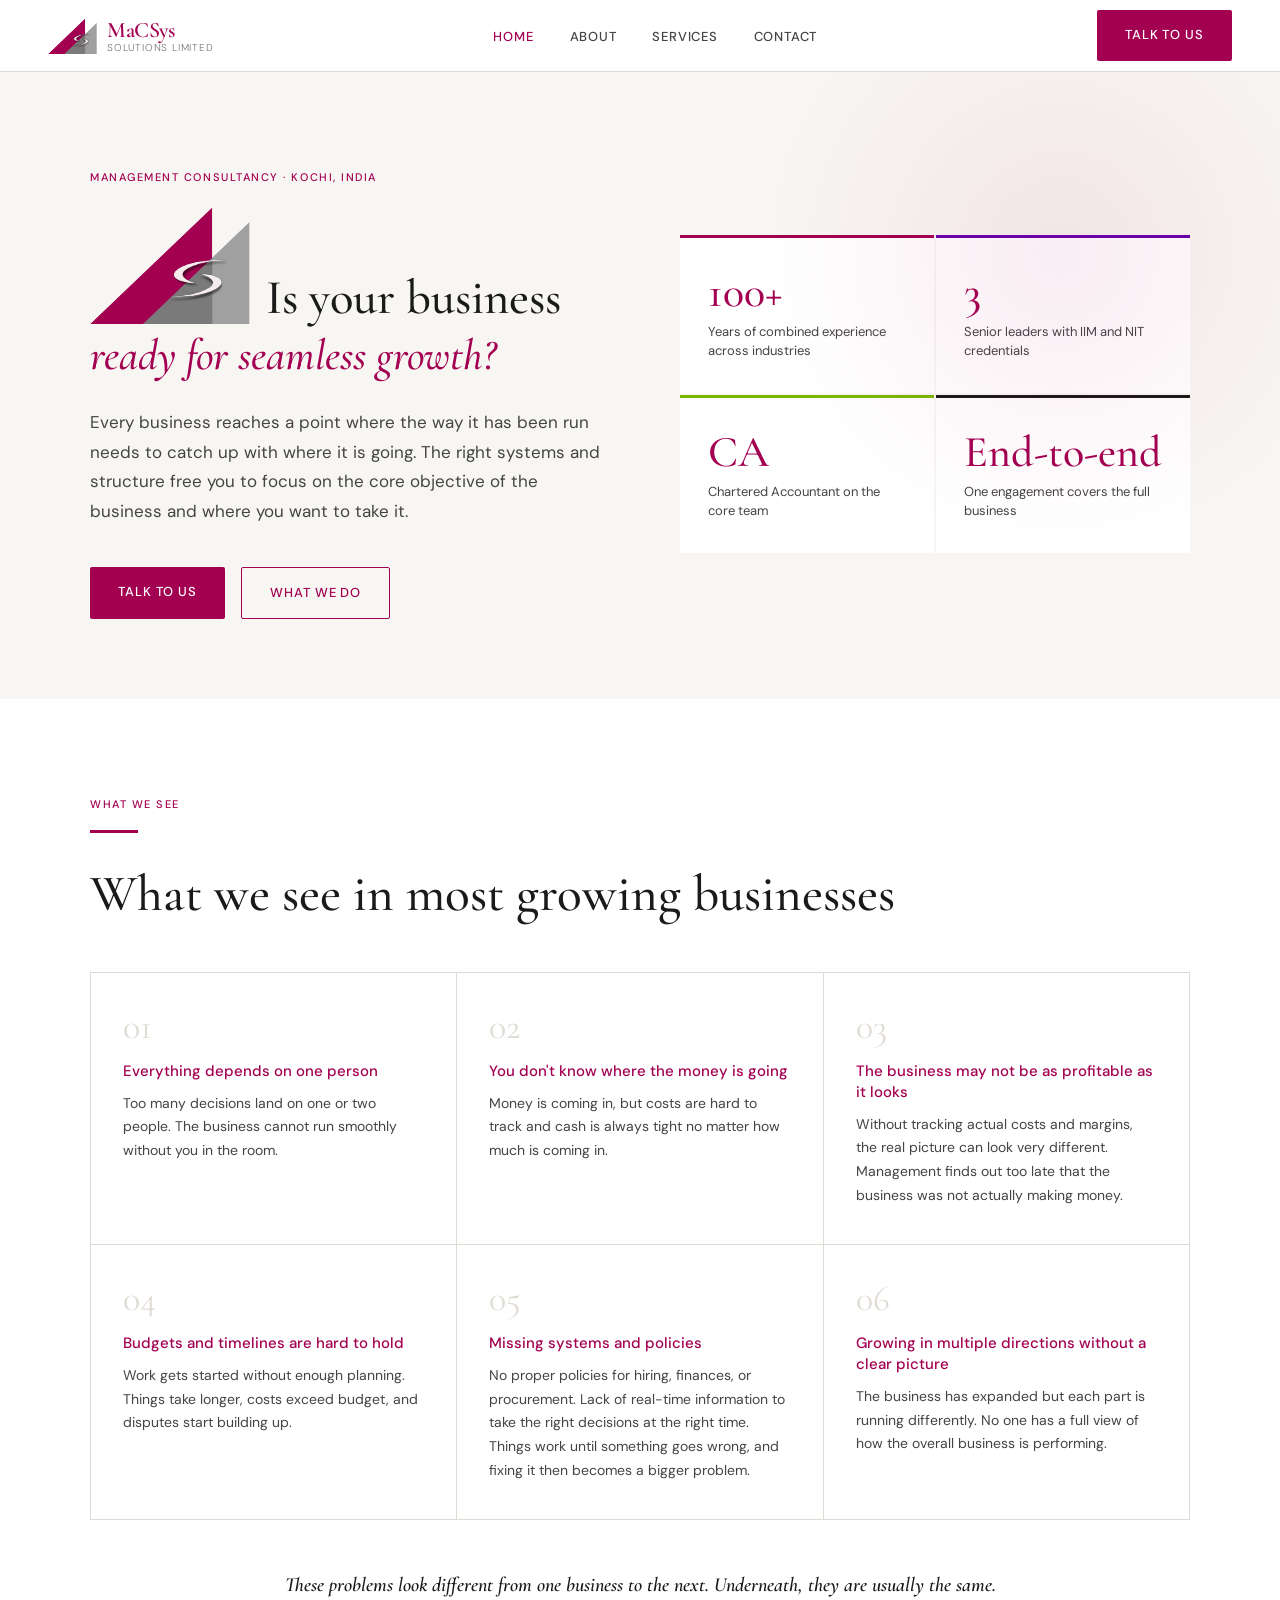
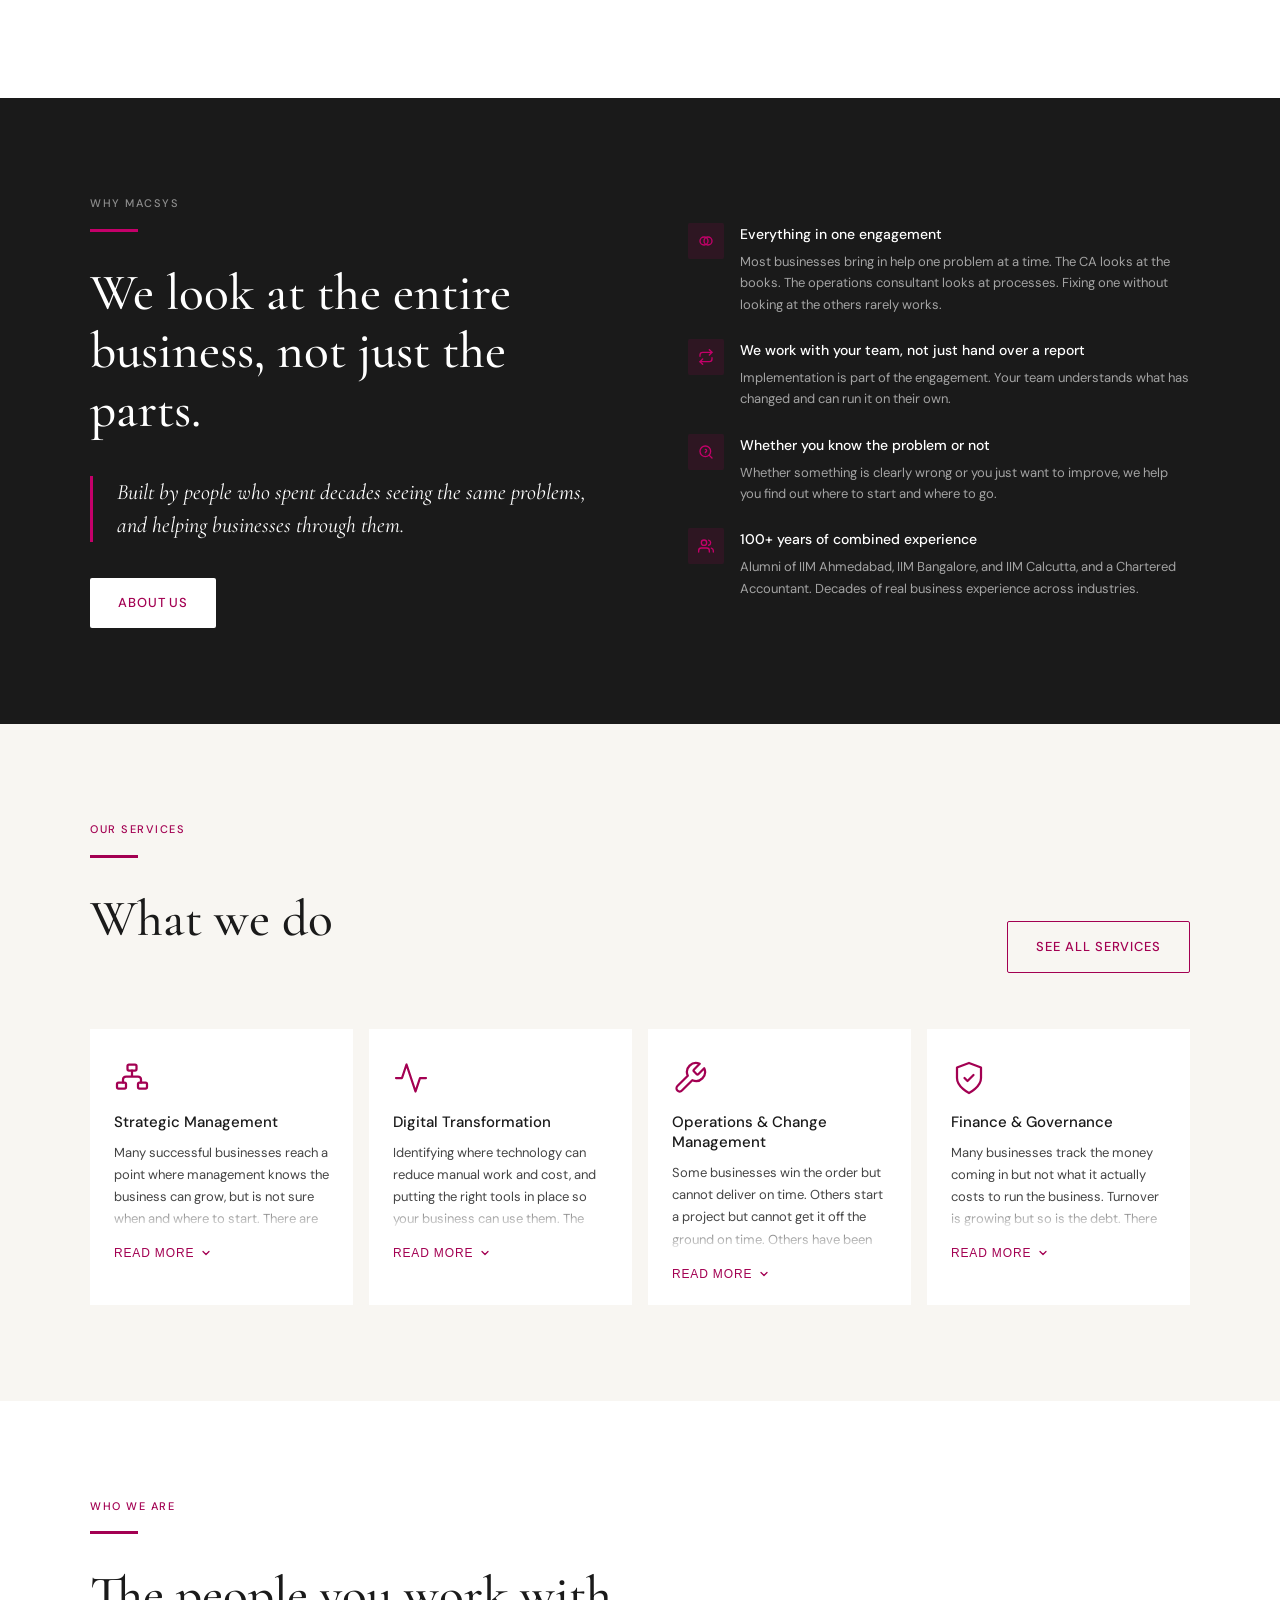
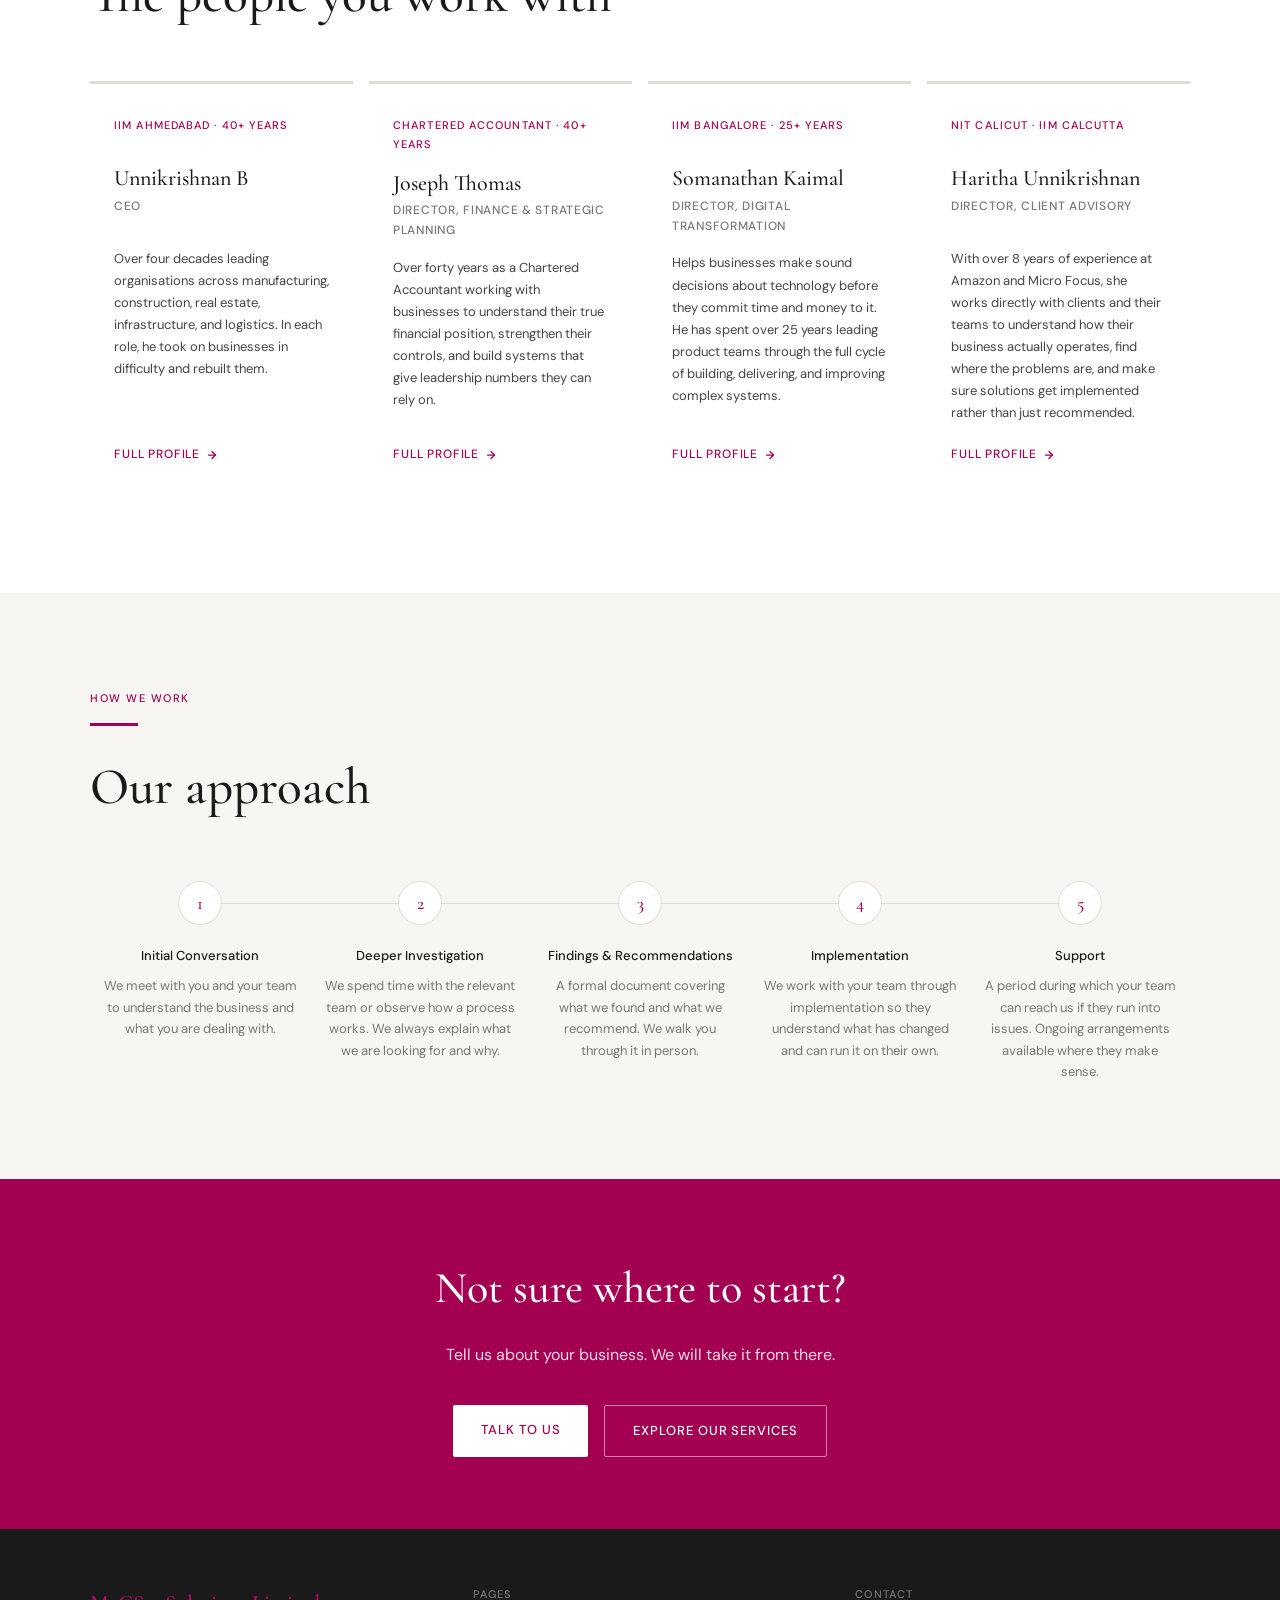
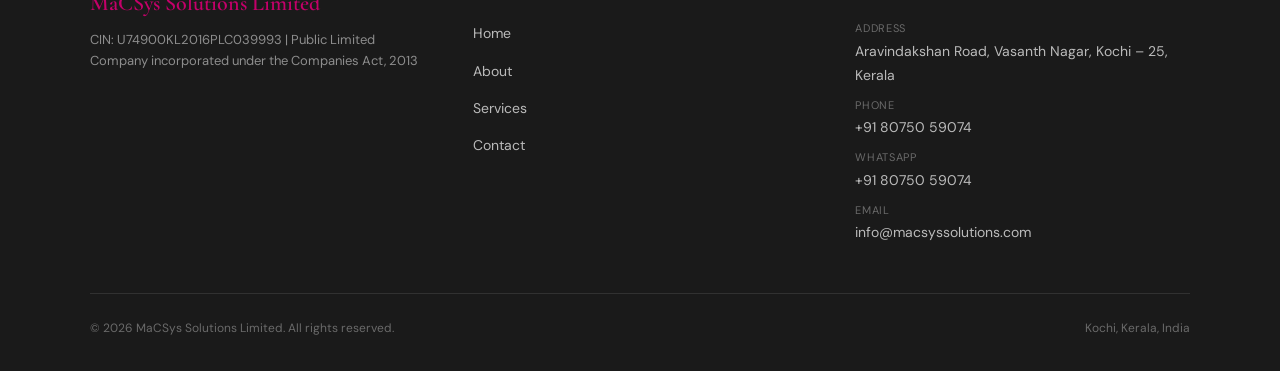
<file: index.html>
<!DOCTYPE html>
<html lang="en">
<head>
  <meta charset="UTF-8" />
  <meta name="viewport" content="width=device-width, initial-scale=1.0" />
  <title>MaCSys Solutions Limited — Management Consultancy</title>
  <meta name="description" content="MaCSys Solutions Limited is a management consultancy helping Indian businesses with operations, finance, and digital transformation." />
  <meta name="apple-mobile-web-app-title" content="MaCSys" />
  <link rel="icon" type="image/png" href="/favicon-96x96.png" sizes="96x96" />
  <link rel="icon" type="image/svg+xml" href="/favicon.svg" />
  <link rel="shortcut icon" href="/favicon.ico" />
  <link rel="apple-touch-icon" sizes="180x180" href="/apple-touch-icon.png" />
  <link rel="manifest" href="/site.webmanifest" />
  <link rel="stylesheet" href="style.css" />
  <script type="application/ld+json">
  {
    "@context": "https://schema.org",
    "@type": "Organization",
    "name": "MaCSys Solutions Limited",
    "url": "https://macsyssolutions.com",
    "logo": "https://macsyssolutions.com/assets/logos/logo.png"
  }
  </script>
  <style>
    /* ── Hero ─────────────────────────────────────────────── */
    .hero {
      background: var(--cream);
      padding: 96px 48px 80px;
      position: relative;
      overflow: hidden;
    }
    .hero::before {
      content: '';
      position: absolute;
      top: -120px; right: -80px;
      width: 600px; height: 600px;
      border-radius: 50%;
      background: radial-gradient(circle, rgba(163,0,82,0.07) 0%, transparent 70%);
      pointer-events: none;
    }
    .hero-inner {
      max-width: 1100px;
      margin: 0 auto;
      display: grid;
      grid-template-columns: 1fr 1fr;
      gap: 80px;
      align-items: center;
    }
    .hero-label {
      font-size: 11px;
      font-weight: 500;
      letter-spacing: 0.14em;
      text-transform: uppercase;
      color: var(--magenta);
      margin-bottom: 20px;
    }
    .hero-headline-row {
      margin-bottom: 28px;
    }
    .hero-headline-top {
      display: flex;
      align-items: flex-end;
      gap: 16px;
      margin-bottom: 8px;
    }
    .hero-mark {
      width: 160px;
      min-width: 160px;
      height: auto;
    }
    .hero-heading-partial {
      font-family: var(--font-display);
      font-size: clamp(32px, 3.8vw, 52px);
      font-weight: 500;
      line-height: 1.1;
      color: var(--ink);
    }
    .hero-heading-em {
      font-family: var(--font-display);
      font-size: clamp(28px, 3.4vw, 46px);
      font-weight: 500;
      font-style: italic;
      line-height: 1.1;
      color: var(--magenta);
      display: block;
    }
    .hero-heading {
      font-family: var(--font-display);
      font-size: clamp(36px, 4.5vw, 60px);
      font-weight: 500;
      line-height: 1.1;
      color: var(--ink);
    }
    .hero-heading em {
      font-style: italic;
      color: var(--magenta);
    }
    .hero-body {
      font-size: 17px;
      line-height: 1.75;
      color: var(--ink-mid);
      margin-bottom: 40px;
    }
    .hero-actions {
      display: flex;
      gap: 16px;
      flex-wrap: wrap;
    }
    .hero-stat-grid {
      display: grid;
      grid-template-columns: 1fr 1fr;
      gap: 2px;
    }
    .hero-stat {
      background: var(--white);
      padding: 32px 28px;
    }
    .hero-stat-number {
      font-family: var(--font-display);
      font-size: 44px;
      font-weight: 500;
      color: var(--magenta);
      line-height: 1;
      margin-bottom: 8px;
    }
    .hero-stat-label {
      font-size: 13px;
      line-height: 1.5;
      color: var(--ink-mid);
    }
    .hero-stat:first-child  { border-top: 3px solid var(--magenta); }
    .hero-stat:nth-child(2) { border-top: 3px solid var(--violet); }
    .hero-stat:nth-child(3) { border-top: 3px solid var(--green); }
    .hero-stat:nth-child(4) { border-top: 3px solid var(--ink); }

    /* ── Problems ─────────────────────────────────────────── */
    .problems {
      padding: 96px 48px;
      background: var(--white);
    }
    .problems-inner { max-width: 1100px; margin: 0 auto; }
    .problems-header { margin-bottom: 48px; }
    .problems-grid {
      display: grid;
      grid-template-columns: repeat(3, 1fr);
      gap: 1px;
      background: var(--rule);
      border: 1px solid var(--rule);
      margin-bottom: 40px;
    }
    .problem-card {
      background: var(--white);
      padding: 36px 32px;
      transition: background 0.2s;
    }
    .problem-card:hover { background: var(--cream); }
    .problem-number {
      font-family: var(--font-display);
      font-size: 36px;
      font-weight: 400;
      color: var(--rule);
      margin-bottom: 16px;
      line-height: 1;
    }
    .problem-title {
      font-size: 15px;
      font-weight: 500;
      color: var(--magenta);
      margin-bottom: 10px;
      line-height: 1.4;
    }
    .problem-body {
      font-size: 14px;
      line-height: 1.7;
      color: var(--ink-mid);
    }
    .problems-closing {
      font-family: var(--font-display);
      font-size: 20px;
      font-style: italic;
      font-weight: 600;
      color: var(--ink);
      text-align: center;
      padding-top: 8px;
    }

    /* ── Why MaCSys ───────────────────────────────────────── */
    .why {
      background: var(--ink);
      padding: 96px 48px;
      color: var(--white);
    }
    .why-inner {
      max-width: 1100px;
      margin: 0 auto;
      display: grid;
      grid-template-columns: 1fr 1fr;
      gap: 96px;
      align-items: center;
    }
    .why .section-label { color: rgba(255,255,255,0.5); }
    .why .section-heading { color: var(--white); }
    .why .rule { background: var(--magenta-light); }
    .why-pullquote {
      border-left: 3px solid var(--magenta-light);
      padding-left: 24px;
      margin: 36px 0;
      font-family: var(--font-display);
      font-size: 22px;
      font-style: italic;
      color: var(--white);
      line-height: 1.5;
    }
    .why-points { display: flex; flex-direction: column; gap: 24px; }
    .why-point { display: flex; gap: 16px; }
    .why-point-icon {
      width: 36px; height: 36px; min-width: 36px;
      background: rgba(163,0,82,0.15);
      border-radius: 2px;
      display: flex; align-items: center; justify-content: center;
    }
    .why-point-icon svg {
      width: 16px; height: 16px;
      stroke: var(--magenta-light);
      fill: none; stroke-width: 2;
      stroke-linecap: round; stroke-linejoin: round;
    }
    .why-point-text strong {
      display: block; font-size: 14px; font-weight: 500;
      color: var(--white); margin-bottom: 4px;
    }
    .why-point-text p {
      font-size: 13px; line-height: 1.65;
      color: rgba(255,255,255,0.6);
    }

    /* ── Team strip ───────────────────────────────────────── */
    .team-strip {
      padding: 96px 48px;
      background: var(--white);
    }
    .team-strip-inner {
      max-width: 1100px;
      margin: 0 auto;
    }
    .team-strip-header {
      margin-bottom: 56px;
    }
    .team-cards {
      display: grid;
      grid-template-columns: repeat(4, 1fr);
      gap: 16px;
    }
    .team-card {
      padding: 32px 24px;
      border-top: 3px solid var(--rule);
      background: var(--white);
      display: flex;
      flex-direction: column;
      transition: border-color 0.2s;
    }
    .team-card:hover {
      border-top-color: var(--magenta);
    }
    .team-card-credential {
      font-size: 11px;
      font-weight: 500;
      letter-spacing: 0.1em;
      text-transform: uppercase;
      color: var(--magenta);
      margin-bottom: 16px;
      min-height: 33px;
    }
    .team-card-name {
      font-family: var(--font-display);
      font-size: 22px;
      font-weight: 500;
      color: var(--ink);
      line-height: 1.2;
      margin-bottom: 4px;
    }
    .team-card-title {
      font-size: 12px;
      font-weight: 500;
      letter-spacing: 0.06em;
      text-transform: uppercase;
      color: var(--ink-light);
      margin-bottom: 16px;
      min-height: 36px;
    }
    .team-card-desc {
      font-size: 13px;
      line-height: 1.7;
      color: var(--ink-mid);
      flex: 1;
    }
    .team-card-link {
      margin-top: 20px;
      font-size: 12px;
      font-weight: 500;
      letter-spacing: 0.07em;
      text-transform: uppercase;
      color: var(--magenta);
      text-decoration: none;
      display: inline-flex;
      align-items: center;
      gap: 6px;
    }
    .team-card-link svg {
      width: 12px;
      height: 12px;
      stroke: var(--magenta);
      fill: none;
      stroke-width: 2.5;
      stroke-linecap: round;
      stroke-linejoin: round;
    }

    @media (max-width: 900px) {
      .team-strip { padding: 64px 24px; }
      .team-cards { grid-template-columns: 1fr 1fr; gap: 12px; }
    }
    @media (max-width: 600px) {
      .team-cards { grid-template-columns: 1fr; }
    }

    /* ── Services strip ───────────────────────────────────── */
    .services-strip { padding: 96px 48px; background: var(--cream); }
    .services-strip-inner { max-width: 1100px; margin: 0 auto; }
    .services-strip-header {
      display: flex; justify-content: space-between;
      align-items: flex-end; margin-bottom: 56px;
    }

    .svc-card-area { display: flex; flex-direction: column; gap: 16px; }
    .svc-card-row {
      display: grid;
      grid-template-columns: repeat(4, 1fr);
      gap: 16px;
    }
    .svc-card-row.three-up { grid-template-columns: repeat(3, 1fr); }

    .svc-card {
      background: var(--white);
      padding: 28px 24px 24px;
      border-top: 3px solid transparent;
      display: flex; flex-direction: column;
      transition: border-color 0.2s, transform 0.15s;
    }
    .svc-card:hover { border-color: var(--magenta); transform: translateY(-3px); }
    .svc-card.active { border-color: var(--magenta); transform: none; background: var(--white); }

    .svc-card-icon { width: 36px; height: 36px; margin-bottom: 16px; }
    .svc-card-icon svg {
      width: 36px; height: 36px;
      stroke: var(--magenta); fill: none;
      stroke-width: 1.5; stroke-linecap: round; stroke-linejoin: round;
    }
    .svc-card-title {
      font-size: 15px; font-weight: 500;
      color: var(--ink); margin-bottom: 10px; line-height: 1.35;
    }
    .svc-card-desc {
      font-size: 13px;
      line-height: 1.7;
      color: var(--ink-mid);
      max-height: calc(1.7em * 4);
      overflow: hidden;
      position: relative;
      flex: 1;
    }
    .svc-card-desc::after {
      content: '';
      position: absolute;
      bottom: 0; left: 0; right: 0;
      height: 2em;
      background: linear-gradient(to bottom, transparent, var(--white));
      pointer-events: none;
    }
    .svc-card-readmore {
      margin-top: 16px;
      font-size: 12px; font-weight: 500;
      letter-spacing: 0.07em; text-transform: uppercase;
      color: var(--magenta); background: none; border: none;
      padding: 0; cursor: pointer;
      display: inline-flex; align-items: center; gap: 6px;
    }
    .svc-card-readmore svg {
      width: 12px; height: 12px;
      stroke: var(--magenta); fill: none;
      stroke-width: 2.5; stroke-linecap: round; stroke-linejoin: round;
      transition: transform 0.2s;
    }

    /* Expanded panel */
    .svc-card-expanded {
      background: var(--white);
      border-top: 3px solid var(--magenta);
      display: none;
      grid-template-columns: 30fr 70fr;
      overflow: hidden;
    }
    .svc-card-expanded.visible { display: grid; }

    .svc-exp-left {
      padding: 40px 36px;
      border-right: 1px solid var(--rule);
      display: flex; flex-direction: column;
    }
    .svc-exp-left .svc-card-icon { width: 44px; height: 44px; margin-bottom: 20px; }
    .svc-exp-left .svc-card-icon svg { width: 44px; height: 44px; }
    .svc-exp-title {
      font-family: var(--font-display);
      font-size: 26px; font-weight: 500;
      color: var(--ink); line-height: 1.2; margin-bottom: 16px;
    }
    .svc-exp-desc {
      font-size: 14px; line-height: 1.8; color: var(--ink-mid); flex: 1;
    }
    .svc-exp-link {
      margin-top: 28px;
      display: inline-flex; align-items: center; gap: 8px;
      font-size: 12px; font-weight: 500;
      letter-spacing: 0.07em; text-transform: uppercase;
      color: var(--magenta); text-decoration: none;
    }
    .svc-exp-link svg {
      width: 12px; height: 12px;
      stroke: var(--magenta); fill: none;
      stroke-width: 2.5; stroke-linecap: round; stroke-linejoin: round;
    }
    .svc-exp-close {
      margin-top: 12px;
      font-size: 12px; font-weight: 500;
      letter-spacing: 0.07em; text-transform: uppercase;
      color: var(--ink-light); background: none; border: none;
      padding: 0; cursor: pointer;
      display: inline-flex; align-items: center; gap: 6px;
    }
    .svc-exp-close svg {
      width: 12px; height: 12px;
      stroke: var(--ink-light); fill: none;
      stroke-width: 2.5; stroke-linecap: round; stroke-linejoin: round;
    }
    .svc-exp-right { padding: 40px; display: flex; flex-direction: column; }
    .svc-exp-item { padding: 20px 0; border-bottom: 1px solid var(--rule); }
    .svc-exp-item:first-child { padding-top: 0; }
    .svc-exp-item:last-child { border-bottom: none; padding-bottom: 0; }
    .svc-exp-item-name {
      font-size: 14px; font-weight: 500;
      color: var(--ink); margin-bottom: 6px; line-height: 1.35;
    }
    .svc-exp-item-desc { font-size: 13px; line-height: 1.7; color: var(--ink-mid); }

    /* ── Approach ─────────────────────────────────────────── */
    .approach { padding: 96px 48px; background: var(--cream); }
    .approach-inner { max-width: 1100px; margin: 0 auto; }
    .approach-header { margin-bottom: 64px; }
    .approach-steps {
      display: grid; grid-template-columns: repeat(5, 1fr);
      gap: 0; position: relative;
    }
    .approach-steps::before {
      content: ''; position: absolute;
      top: 22px; left: 10%; right: 10%;
      height: 1px; background: var(--rule); z-index: 0;
    }
    .approach-step {
      text-align: center; padding: 0 12px;
      position: relative; z-index: 1;
    }
    .approach-step-num {
      width: 44px; height: 44px; border-radius: 50%;
      background: var(--white); border: 1.5px solid var(--rule);
      display: flex; align-items: center; justify-content: center;
      font-family: var(--font-display); font-size: 18px; font-weight: 500;
      color: var(--magenta); margin: 0 auto 20px;
      transition: border-color 0.2s, background 0.2s;
    }
    .approach-step:hover .approach-step-num {
      border-color: var(--magenta);
      background: var(--cream);
    }
    .approach-step-title { font-size: 13px; font-weight: 500; color: var(--ink); margin-bottom: 8px; }
    .approach-step-body { font-size: 13px; line-height: 1.65; color: var(--ink-light); }

    /* ── CTA band ─────────────────────────────────────────── */
    .cta-band { background: var(--magenta); padding: 72px 48px; text-align: center; }
    .cta-band-heading {
      font-family: var(--font-display);
      font-size: clamp(28px, 4vw, 44px); font-weight: 500;
      color: var(--white); margin-bottom: 16px;
    }
    .cta-band-body { font-size: 16px; color: rgba(255,255,255,0.85); margin-bottom: 36px; }
    .cta-band-actions { display: flex; gap: 16px; justify-content: center; flex-wrap: wrap; }

    /* ── Responsive ───────────────────────────────────────── */
    @media (max-width: 900px) {
      .hero { padding: 64px 24px 56px; }
      .hero-inner { grid-template-columns: 1fr; gap: 48px; }
      .hero-mark { width: 80px; min-width: 80px; }
      .hero-heading-em { font-size: clamp(28px, 6vw, 48px); }
      .problems { padding: 64px 24px; }
      .problems-grid { grid-template-columns: 1fr; }
      .why { padding: 64px 24px; }
      .why-inner { grid-template-columns: 1fr; gap: 48px; }
      .services-strip { padding: 64px 24px; }
      .services-strip-header { flex-direction: column; align-items: flex-start; gap: 24px; }
      .svc-card-row { grid-template-columns: 1fr 1fr; }
      .svc-card-row.three-up { grid-template-columns: 1fr 1fr; }
      .svc-card-expanded { grid-template-columns: 1fr; }
      .svc-exp-left { border-right: none; border-bottom: 1px solid var(--rule); }
      .approach { padding: 64px 24px; }
      .approach-steps { grid-template-columns: 1fr; gap: 32px; }
      .approach-steps::before { display: none; }
      .approach-step { text-align: left; display: flex; gap: 20px; align-items: flex-start; padding: 0; }
      .approach-step-num { margin: 0; min-width: 56px; }
      .cta-band { padding: 56px 24px; }
    }
    @media (max-width: 600px) {
      .svc-card-row, .svc-card-row.three-up { grid-template-columns: 1fr; }
    }
  </style>
</head>
<body>

<!-- ── Navigation ──────────────────────────────────────────── -->
<nav class="nav">
  <a class="nav-logo" href="index.html">
    <img src="/assets/logos/Mark%20Only_Transparent%20Background.svg" alt="MaCSys" class="nav-logo-img" />
    <div class="nav-logo-text">
      <span class="nav-logo-mark">MaCSys</span>
      <span class="nav-logo-sub">Solutions Limited</span>
    </div>
  </a>
  <ul class="nav-links">
    <li><a href="index.html" class="active">Home</a></li>
    <li><a href="about.html">About</a></li>
    <li><a href="services.html">Services</a></li>
    <li><a href="contact.html">Contact</a></li>
  </ul>
  <a href="contact.html" class="nav-cta btn">Talk to Us</a>
  <button class="nav-hamburger" onclick="toggleMobileNav()" aria-label="Menu">
    <span></span><span></span><span></span>
  </button>
</nav>

<div class="mobile-nav" id="mobileNav">
  <a href="index.html" class="active">Home</a>
  <a href="about.html">About</a>
  <a href="services.html">Services</a>
  <a href="contact.html">Contact</a>
  <a href="contact.html" class="btn btn-primary">Talk to Us</a>
</div>

<div class="page">

  <!-- ── Hero ──────────────────────────────────────────────── -->
  <section class="hero">
    <div class="hero-inner">
      <div class="hero-left">
        <p class="hero-label">Management Consultancy · Kochi, India</p>
        <div class="hero-headline-row">
          <div class="hero-headline-top">
            <img src="/assets/logos/Mark%20Only_Transparent%20Background.svg" alt="MaCSys" class="hero-mark" />
            <span class="hero-heading-partial">Is your business</span>
          </div>
          <em class="hero-heading-em">ready for seamless growth?</em>
        </div>
        <p class="hero-body">Every business reaches a point where the way it has been run needs to catch up with where it is going. The right systems and structure free you to focus on the core objective of the business and where you want to take it.</p>
        <div class="hero-actions">
          <a href="contact.html" class="btn btn-primary">Talk to Us</a>
          <a href="services.html" class="btn btn-outline">What We Do</a>
        </div>
      </div>
      <div class="hero-stat-grid">
        <div class="hero-stat">
          <div class="hero-stat-number">100+</div>
          <div class="hero-stat-label">Years of combined experience across industries</div>
        </div>
        <div class="hero-stat">
          <div class="hero-stat-number">3</div>
          <div class="hero-stat-label">Senior leaders with IIM and NIT credentials</div>
        </div>
        <div class="hero-stat">
          <div class="hero-stat-number">CA</div>
          <div class="hero-stat-label">Chartered Accountant on the core team</div>
        </div>
        <div class="hero-stat">
          <div class="hero-stat-number">End&#8209;to&#8209;end</div>
          <div class="hero-stat-label">One engagement covers the full business</div>
        </div>
      </div>
    </div>
  </section>

  <!-- ── Problems ──────────────────────────────────────────── -->
  <section class="problems">
    <div class="problems-inner">
      <div class="problems-header">
        <p class="section-label">What We See</p>
        <div class="rule"></div>
        <h2 class="section-heading">What we see in most growing businesses</h2>
      </div>
      <div class="problems-grid">
        <div class="problem-card">
          <div class="problem-number">01</div>
          <div class="problem-title">Everything depends on one person</div>
          <p class="problem-body">Too many decisions land on one or two people. The business cannot run smoothly without you in the room.</p>
        </div>
        <div class="problem-card">
          <div class="problem-number">02</div>
          <div class="problem-title">You don't know where the money is going</div>
          <p class="problem-body">Money is coming in, but costs are hard to track and cash is always tight no matter how much is coming in.</p>
        </div>
        <div class="problem-card">
          <div class="problem-number">03</div>
          <div class="problem-title">The business may not be as profitable as it looks</div>
          <p class="problem-body">Without tracking actual costs and margins, the real picture can look very different. Management finds out too late that the business was not actually making money.</p>
        </div>
        <div class="problem-card">
          <div class="problem-number">04</div>
          <div class="problem-title">Budgets and timelines are hard to hold</div>
          <p class="problem-body">Work gets started without enough planning. Things take longer, costs exceed budget, and disputes start building up.</p>
        </div>
        <div class="problem-card">
          <div class="problem-number">05</div>
          <div class="problem-title">Missing systems and policies</div>
          <p class="problem-body">No proper policies for hiring, finances, or procurement. Lack of real-time information to take the right decisions at the right time. Things work until something goes wrong, and fixing it then becomes a bigger problem.</p>
        </div>
        <div class="problem-card">
          <div class="problem-number">06</div>
          <div class="problem-title">Growing in multiple directions without a clear picture</div>
          <p class="problem-body">The business has expanded but each part is running differently. No one has a full view of how the overall business is performing.</p>
        </div>
      </div>
      <p class="problems-closing">These problems look different from one business to the next. Underneath, they are usually the same.</p>
    </div>
  </section>

  <!-- ── Why MaCSys ─────────────────────────────────────────── -->
  <section class="why">
    <div class="why-inner">
      <div>
        <p class="section-label">Why MaCSys</p>
        <div class="rule"></div>
        <h2 class="section-heading">We look at the entire business, not just the parts.</h2>
        <blockquote class="why-pullquote">Built by people who spent decades seeing the same problems, and helping businesses through them.</blockquote>
        <a href="about.html" class="btn btn-white">About Us</a>
      </div>
      <div class="why-points">
        <div class="why-point">
          <div class="why-point-icon">
            <svg viewBox="0 0 24 24"><circle cx="9" cy="12" r="6"/><circle cx="15" cy="12" r="6"/></svg>
          </div>
          <div class="why-point-text">
            <strong>Everything in one engagement</strong>
            <p>Most businesses bring in help one problem at a time. The CA looks at the books. The operations consultant looks at processes. Fixing one without looking at the others rarely works.</p>
          </div>
        </div>
        <div class="why-point">
          <div class="why-point-icon">
            <svg viewBox="0 0 24 24">
              <path d="M17 1l4 4-4 4"/>
              <path d="M3 11V9a4 4 0 0 1 4-4h14"/>
              <path d="M7 23l-4-4 4-4"/>
              <path d="M21 13v2a4 4 0 0 1-4 4H3"/>
            </svg>
          </div>
          <div class="why-point-text">
            <strong>We work with your team, not just hand over a report</strong>
            <p>Implementation is part of the engagement. Your team understands what has changed and can run it on their own.</p>
          </div>
        </div>
        <div class="why-point">
          <div class="why-point-icon">
            <svg viewBox="0 0 24 24">
              <circle cx="11" cy="11" r="8"/>
              <line x1="21" y1="21" x2="16.65" y2="16.65"/>
              <path d="M11 8a2 2 0 0 1 2 2c0 1.5-2 2-2 3"/>
              <circle cx="11" cy="15.5" r="0.5" fill="#C4006A" stroke="none"/>
            </svg>
          </div>
          <div class="why-point-text">
            <strong>Whether you know the problem or not</strong>
            <p>Whether something is clearly wrong or you just want to improve, we help you find out where to start and where to go.</p>
          </div>
        </div>
        <div class="why-point">
          <div class="why-point-icon">
            <svg viewBox="0 0 24 24">
              <path d="M17 21v-2a4 4 0 0 0-4-4H5a4 4 0 0 0-4 4v2"/>
              <circle cx="9" cy="7" r="4"/>
              <path d="M23 21v-2a4 4 0 0 0-3-3.87"/>
              <path d="M16 3.13a4 4 0 0 1 0 7.75"/>
            </svg>
          </div>
          <div class="why-point-text">
            <strong>100+ years of combined experience</strong>
            <p>Alumni of IIM Ahmedabad, IIM Bangalore, and IIM Calcutta, and a Chartered Accountant. Decades of real business experience across industries.</p>
          </div>
        </div>
      </div>
    </div>
  </section>

  <!-- ── Services Strip ─────────────────────────────────────── -->
  <section class="services-strip">
    <div class="services-strip-inner">
      <div class="services-strip-header">
        <div>
          <p class="section-label">Our Services</p>
          <div class="rule"></div>
          <h2 class="section-heading">What we do</h2>
        </div>
        <a href="services.html" class="btn btn-outline">See All Services</a>
      </div>

      <div class="svc-card-area">
        <!-- Top row -->
        <div class="svc-card-row" id="topRow">
          <div class="svc-card" id="card-strategic">
            <div class="svc-card-icon">
              <svg viewBox="0 0 24 24"><rect x="9" y="3" width="6" height="4" rx="1"/><rect x="2" y="15" width="6" height="4" rx="1"/><rect x="16" y="15" width="6" height="4" rx="1"/><path d="M12 7v4M6 15v-2a2 2 0 0 1 2-2h8a2 2 0 0 1 2 2v2"/></svg>
            </div>
            <div class="svc-card-title">Strategic Management</div>
            <p class="svc-card-desc">Many successful businesses reach a point where management knows the business can grow, but is not sure when and where to start. There are options, but it is hard to know which one is right. These services help businesses make that decision and put the right foundations in place to act on it.</p>
            <button class="svc-card-readmore" onclick="expandCard('strategic')">Read more <svg viewBox="0 0 24 24"><polyline points="6 9 12 15 18 9"/></svg></button>
          </div>

          <div class="svc-card" id="card-digital">
            <div class="svc-card-icon">
              <svg viewBox="0 0 24 24"><polyline points="22 12 18 12 15 21 9 3 6 12 2 12"/></svg>
            </div>
            <div class="svc-card-title">Digital Transformation</div>
            <p class="svc-card-desc">Identifying where technology can reduce manual work and cost, and putting the right tools in place so your business can use them. The goal is faster, better informed decisions with less dependence on manual processes.</p>
            <button class="svc-card-readmore" onclick="expandCard('digital')">Read more <svg viewBox="0 0 24 24"><polyline points="6 9 12 15 18 9"/></svg></button>
          </div>

          <div class="svc-card" id="card-operations">
            <div class="svc-card-icon">
              <svg viewBox="0 0 24 24"><path d="M14.7 6.3a1 1 0 0 0 0 1.4l1.6 1.6a1 1 0 0 0 1.4 0l3.77-3.77a6 6 0 0 1-7.94 7.94l-6.91 6.91a2.12 2.12 0 0 1-3-3l6.91-6.91a6 6 0 0 1 7.94-7.94l-3.76 3.76z"/></svg>
            </div>
            <div class="svc-card-title">Operations &amp; Change Management</div>
            <p class="svc-card-desc">Some businesses win the order but cannot deliver on time. Others start a project but cannot get it off the ground on time. Others have been running the same way for years and know it needs to change. These services are for businesses with an operations problem, whether it has already become a crisis or they can see it coming.</p>
            <button class="svc-card-readmore" onclick="expandCard('operations')">Read more <svg viewBox="0 0 24 24"><polyline points="6 9 12 15 18 9"/></svg></button>
          </div>

          <div class="svc-card" id="card-finance">
            <div class="svc-card-icon">
              <svg viewBox="0 0 24 24"><path d="M12 22s8-4 8-10V5l-8-3-8 3v7c0 6 8 10 8 10z"/><polyline points="9 12 11 14 15 10"/></svg>
            </div>
            <div class="svc-card-title">Finance &amp; Governance</div>
            <p class="svc-card-desc">Many businesses track the money coming in but not what it actually costs to run the business. Turnover is growing but so is the debt. There is always a cash crunch but it is not clear why. Without the right checks in place, problems can go undetected for a long time making the business sick over time.</p>
            <button class="svc-card-readmore" onclick="expandCard('finance')">Read more <svg viewBox="0 0 24 24"><polyline points="6 9 12 15 18 9"/></svg></button>
          </div>
        </div>

        <!-- Bottom row (shown when a card is expanded) -->
        <div class="svc-card-row" id="bottomRow" style="display:none;"></div>

        <!-- Expanded panel -->
        <div class="svc-card-expanded" id="expandedPanel"></div>
      </div>
    </div>
  </section>

  <!-- ── Team Strip ─────────────────────────────────────────── -->
  <section class="team-strip">
    <div class="team-strip-inner">
      <div class="team-strip-header">
        <p class="section-label">Who We Are</p>
        <div class="rule"></div>
        <h2 class="section-heading">The people you work with</h2>
      </div>
      <div class="team-cards">

        <div class="team-card">
          <div class="team-card-credential">IIM Ahmedabad · 40+ years</div>
          <div class="team-card-name">Unnikrishnan B</div>
          <div class="team-card-title">CEO</div>
          <p class="team-card-desc">Over four decades leading organisations across manufacturing, construction, real estate, infrastructure, and logistics. In each role, he took on businesses in difficulty and rebuilt them.</p>
          <a href="about.html#unnikrishnan" class="team-card-link">Full profile <svg viewBox="0 0 24 24"><line x1="5" y1="12" x2="19" y2="12"/><polyline points="12 5 19 12 12 19"/></svg></a>
        </div>

        <div class="team-card">
          <div class="team-card-credential">Chartered Accountant · 40+ years</div>
          <div class="team-card-name">Joseph Thomas</div>
          <div class="team-card-title">Director, Finance &amp; Strategic Planning</div>
          <p class="team-card-desc">Over forty years as a Chartered Accountant working with businesses to understand their true financial position, strengthen their controls, and build systems that give leadership numbers they can rely on.</p>
          <a href="about.html#joseph" class="team-card-link">Full profile <svg viewBox="0 0 24 24"><line x1="5" y1="12" x2="19" y2="12"/><polyline points="12 5 19 12 12 19"/></svg></a>
        </div>

        <div class="team-card">
          <div class="team-card-credential">IIM Bangalore · 25+ years</div>
          <div class="team-card-name">Somanathan Kaimal</div>
          <div class="team-card-title">Director, Digital Transformation</div>
          <p class="team-card-desc">Helps businesses make sound decisions about technology before they commit time and money to it. He has spent over 25 years leading product teams through the full cycle of building, delivering, and improving complex systems.</p>
          <a href="about.html#somanathan" class="team-card-link">Full profile <svg viewBox="0 0 24 24"><line x1="5" y1="12" x2="19" y2="12"/><polyline points="12 5 19 12 12 19"/></svg></a>
        </div>

        <div class="team-card">
          <div class="team-card-credential">NIT Calicut · IIM Calcutta</div>
          <div class="team-card-name">Haritha Unnikrishnan</div>
          <div class="team-card-title">Director, Client Advisory</div>
          <p class="team-card-desc">With over 8 years of experience at Amazon and Micro Focus, she works directly with clients and their teams to understand how their business actually operates, find where the problems are, and make sure solutions get implemented rather than just recommended.</p>
          <a href="about.html#haritha" class="team-card-link">Full profile <svg viewBox="0 0 24 24"><line x1="5" y1="12" x2="19" y2="12"/><polyline points="12 5 19 12 12 19"/></svg></a>
        </div>

      </div>
    </div>
  </section>

  <!-- ── Approach ───────────────────────────────────────────── -->
  <section class="approach">
    <div class="approach-inner">
      <div class="approach-header">
        <p class="section-label">How We Work</p>
        <div class="rule"></div>
        <h2 class="section-heading">Our approach</h2>
      </div>
      <div class="approach-steps">
        <div class="approach-step">
          <div class="approach-step-num">1</div>
          <div>
            <div class="approach-step-title">Initial Conversation</div>
            <p class="approach-step-body">We meet with you and your team to understand the business and what you are dealing with.</p>
          </div>
        </div>
        <div class="approach-step">
          <div class="approach-step-num">2</div>
          <div>
            <div class="approach-step-title">Deeper Investigation</div>
            <p class="approach-step-body">We spend time with the relevant team or observe how a process works. We always explain what we are looking for and why.</p>
          </div>
        </div>
        <div class="approach-step">
          <div class="approach-step-num">3</div>
          <div>
            <div class="approach-step-title">Findings &amp; Recommendations</div>
            <p class="approach-step-body">A formal document covering what we found and what we recommend. We walk you through it in person.</p>
          </div>
        </div>
        <div class="approach-step">
          <div class="approach-step-num">4</div>
          <div>
            <div class="approach-step-title">Implementation</div>
            <p class="approach-step-body">We work with your team through implementation so they understand what has changed and can run it on their own.</p>
          </div>
        </div>
        <div class="approach-step">
          <div class="approach-step-num">5</div>
          <div>
            <div class="approach-step-title">Support</div>
            <p class="approach-step-body">A period during which your team can reach us if they run into issues. Ongoing arrangements available where they make sense.</p>
          </div>
        </div>
      </div>
    </div>
  </section>

  <!-- ── CTA Band ───────────────────────────────────────────── -->
  <section class="cta-band">
    <h2 class="cta-band-heading">Not sure where to start?</h2>
    <p class="cta-band-body">Tell us about your business. We will take it from there.</p>
    <div class="cta-band-actions">
      <a href="contact.html" class="btn btn-white">Talk to Us</a>
      <a href="services.html" class="btn btn-outline" style="border-color:rgba(255,255,255,0.5);color:var(--white);">Explore Our Services</a>
    </div>
  </section>

  <!-- ── Footer ─────────────────────────────────────────────── -->
  <footer class="footer">
    <div class="footer-inner">
      <div>
        <div class="footer-brand-name">MaCSys Solutions Limited</div>
        <p class="footer-brand-tagline">CIN: U74900KL2016PLC039993 | Public Limited Company incorporated under the Companies Act, 2013</p>
      </div>
      <div>
        <div class="footer-col-title">Pages</div>
        <ul class="footer-links">
          <li><a href="index.html">Home</a></li>
          <li><a href="about.html">About</a></li>
          <li><a href="services.html">Services</a></li>
          <li><a href="contact.html">Contact</a></li>
        </ul>
      </div>
      <div>
        <div class="footer-col-title">Contact</div>
        <div class="footer-contact-item"><span>Address</span>Aravindakshan Road, Vasanth Nagar, Kochi – 25, Kerala</div>
        <div class="footer-contact-item"><span>Phone</span><a href="tel:+918075059074" style="color:inherit;">+91 80750 59074</a></div>
        <div class="footer-contact-item"><span>WhatsApp</span><a href="https://wa.me/918075059074?text=Hello%2C%20I%20would%20like%20to%20discuss%20my%20business%20situation%20with%20MaCSys.%20My%20name%20is%20%5BName%5D%20and%20I%20can%20be%20reached%20at%20%5Bcontact%20details%5D." style="color:inherit;">+91 80750 59074</a></div>
        <div class="footer-contact-item"><span>Email</span><a href="mailto:info@macsyssolutions.com" style="color:inherit;">info@macsyssolutions.com</a></div>
      </div>
    </div>
    <div class="footer-bottom">
      <span>© <span id="footer-year"></span> MaCSys Solutions Limited. All rights reserved.</span>
      <span>Kochi, Kerala, India</span>
    </div>
  </footer>

</div>

<script>
  function toggleMobileNav() {
    document.getElementById('mobileNav').classList.toggle('open');
  }
  document.getElementById('footer-year').textContent = new Date().getFullYear();

  /* ── Service card data ───────────────────────────────────── */
  const svcData = {
    strategic: {
      title: 'Strategic Management',
      anchor: 'services.html#strategic',
      iconSvg: '<svg viewBox="0 0 24 24" fill="none" stroke="var(--magenta)" stroke-width="1.5" stroke-linecap="round" stroke-linejoin="round"><rect x="9" y="3" width="6" height="4" rx="1"/><rect x="2" y="15" width="6" height="4" rx="1"/><rect x="16" y="15" width="6" height="4" rx="1"/><path d="M12 7v4M6 15v-2a2 2 0 0 1 2-2h8a2 2 0 0 1 2 2v2"/></svg>',
      desc: 'Many successful businesses reach a point where management knows the business can grow, but is not sure when and where to start. There are options, but it is hard to know which one is right. These services help businesses make that decision and put the right foundations in place to act on it.',
      items: [
        { name: 'Strategic Management &amp; Operations', desc: 'Building the organisational systems, leadership frameworks, and operational structure that make a business manageable and accountable.' },
        { name: 'Systems, Process &amp; MIS', desc: 'Designing and implementing the SOPs, reporting systems, and management tools that bring consistency and visibility to operations.' },
        { name: 'Human Resource &amp; Organisational Development', desc: 'Building the HR policies, structures, and systems that a professionally run and growing organisation needs.' },
        { name: 'Supply Chain &amp; Procurement', desc: 'Building procurement and vendor management systems that reduce cost, improve reliability, and bring control to purchasing.' }
      ]
    },
    digital: {
      title: 'Digital Transformation',
      anchor: 'services.html#digital',
      iconSvg: '<svg viewBox="0 0 24 24" fill="none" stroke="var(--magenta)" stroke-width="1.5" stroke-linecap="round" stroke-linejoin="round"><polyline points="22 12 18 12 15 21 9 3 6 12 2 12"/></svg>',
      desc: 'Identifying where technology can reduce manual work and cost, and putting the right tools in place so your business can use them. The goal is faster, better informed decisions with less dependence on manual processes.',
      items: [
        { name: 'Digital Transformation &amp; AI Adoption', desc: 'We map how the business is currently operating, identify where manual processes are causing delays or creating gaps in accountability, and implement the right digital tools and workflows. We also look at where AI can add practical value, for example in forecasting how much stock or raw material the business will need, or in flagging unusual patterns in expenses before they become a larger issue.' }
      ]
    },
    operations: {
      title: 'Operations &amp; Change Management',
      anchor: 'services.html#operations',
      iconSvg: '<svg viewBox="0 0 24 24" fill="none" stroke="var(--magenta)" stroke-width="1.5" stroke-linecap="round" stroke-linejoin="round"><path d="M14.7 6.3a1 1 0 0 0 0 1.4l1.6 1.6a1 1 0 0 0 1.4 0l3.77-3.77a6 6 0 0 1-7.94 7.94l-6.91 6.91a2.12 2.12 0 0 1-3-3l6.91-6.91a6 6 0 0 1 7.94-7.94l-3.76 3.76z"/></svg>',
      desc: 'Some businesses win the order but cannot deliver on time. Others start a project but cannot get it off the ground on time. Others have been running the same way for years and know it needs to change. These services are for businesses with an operations problem, whether it has already become a crisis or they can see it coming.',
      items: [
        { name: 'Project &amp; Infrastructure Management', desc: 'Planning, monitoring, and controlling projects to keep budgets on track and timelines realistic, and providing support for contract disputes and arbitration when problems have already escalated.' },
        { name: 'Business Setup &amp; Structuring', desc: 'Setting up a new unit or office of your business, or expanding into a new location, with the right structure, systems, and processes to operate from day one.' },
        { name: 'Restructuring of Existing Business', desc: 'When a business has grown into multiple lines or divisions, managing them as separate units creates gaps in reporting, finance, and decision making. We look at how the business is structured, identify where consolidation makes sense and where it does not, and put the right structure in place so the overall business can be managed as a whole and the different lines can support each other where there is an opportunity to do so.' }
      ]
    },
    finance: {
      title: 'Finance &amp; Governance',
      anchor: 'services.html#finance',
      iconSvg: '<svg viewBox="0 0 24 24" fill="none" stroke="var(--magenta)" stroke-width="1.5" stroke-linecap="round" stroke-linejoin="round"><path d="M12 22s8-4 8-10V5l-8-3-8 3v7c0 6 8 10 8 10z"/><polyline points="9 12 11 14 15 10"/></svg>',
      desc: 'Many businesses track the money coming in but not what it actually costs to run the business. Turnover is growing but so is the debt. There is always a cash crunch but it is not clear why. Without the right checks in place, problems can go undetected for a long time making the business sick over time. These services are for businesses that want to understand where they actually stand, financially and operationally, and put the right controls in place.',
      items: [
        { name: 'Financial Management &amp; Cost Control', desc: 'Most businesses track revenue but not what it actually costs to generate it. We help businesses track costs properly, manage cash flow, and understand where the breakeven is for each product, service, or business unit. This enables leadership to make informed and reliable decisions.' },
        { name: 'Audit, Compliance &amp; Governance', desc: 'For a business to stay in control, the right checks need to be in place before something goes wrong. We set up internal audit, system compliance audit, cost audit, and governance systems that give leadership an accurate picture of how the business is actually running and where the risks are.' },
        { name: 'Accounting Process', desc: 'Most businesses manage their accounts without a formal process in place. We put the right processes, controls, and manuals in place so the accounting function runs consistently and gives leadership numbers they can rely on.' }
      ]
    }
  };

  const cardOrder = ['strategic', 'digital', 'operations', 'finance'];
  let activeCard = null;

  function buildExpandedHTML(id) {
    const d = svcData[id];
    const itemsHTML = d.items.map(item =>
      `<div class="svc-exp-item">
        <div class="svc-exp-item-name">${item.name}</div>
        <p class="svc-exp-item-desc">${item.desc}</p>
      </div>`
    ).join('');
    return `
      <div class="svc-exp-left">
        <div class="svc-card-icon" style="width:44px;height:44px;margin-bottom:20px;">${d.iconSvg}</div>
        <div class="svc-exp-title">${d.title}</div>
        <p class="svc-exp-desc">${d.desc}</p>
        <a href="${d.anchor}" class="svc-exp-link">
          See full details
          <svg viewBox="0 0 24 24"><line x1="5" y1="12" x2="19" y2="12"/><polyline points="12 5 19 12 12 19"/></svg>
        </a>
        <button class="svc-exp-close" onclick="collapseCard()">
          <svg viewBox="0 0 24 24"><line x1="18" y1="6" x2="6" y2="18"/><line x1="6" y1="6" x2="18" y2="18"/></svg>
          Close
        </button>
      </div>
      <div class="svc-exp-right">
        <div style="font-size:11px;font-weight:500;letter-spacing:0.12em;text-transform:uppercase;color:var(--ink-light);margin-bottom:20px;">This includes</div>
        ${itemsHTML}
      </div>`;
  }

  function expandCard(id) {
    if (activeCard === id) { collapseCard(); return; }
    activeCard = id;

    const topRow = document.getElementById('topRow');
    const expandedPanel = document.getElementById('expandedPanel');
    const bottomRow = document.getElementById('bottomRow');
    const others = cardOrder.filter(c => c !== id);

    // Mark active
    cardOrder.forEach(c => document.getElementById('card-' + c).classList.toggle('active', c === id));

    // Remove ALL cards from topRow, leave it empty
    topRow.style.display = 'none';

    // Build and show expanded panel (full width)
    expandedPanel.innerHTML = buildExpandedHTML(id);
    expandedPanel.classList.add('visible');

    // Build bottom row with all 4 cards in original order
    bottomRow.innerHTML = '';
    cardOrder.forEach(c => {
      const clone = document.getElementById('card-' + c).cloneNode(true);
      clone.id = 'clone-' + c;
      clone.style.display = 'flex';
      if (c === id) {
        clone.classList.add('active');
      }
      clone.querySelector('.svc-card-readmore').setAttribute('onclick', `expandCard('${c}')`);
      bottomRow.appendChild(clone);
    });
    bottomRow.style.display = 'grid';

    setTimeout(() => expandedPanel.scrollIntoView({ behavior: 'smooth', block: 'nearest' }), 50);
  }

  function collapseCard() {
    activeCard = null;
    const topRow = document.getElementById('topRow');
    const expandedPanel = document.getElementById('expandedPanel');
    const bottomRow = document.getElementById('bottomRow');

    topRow.style.display = 'grid';
    cardOrder.forEach(c => {
      document.getElementById('card-' + c).classList.remove('active');
    });

    expandedPanel.classList.remove('visible');
    expandedPanel.innerHTML = '';
    bottomRow.style.display = 'none';
    bottomRow.innerHTML = '';
  }
</script>
</body>
</html>
</file>
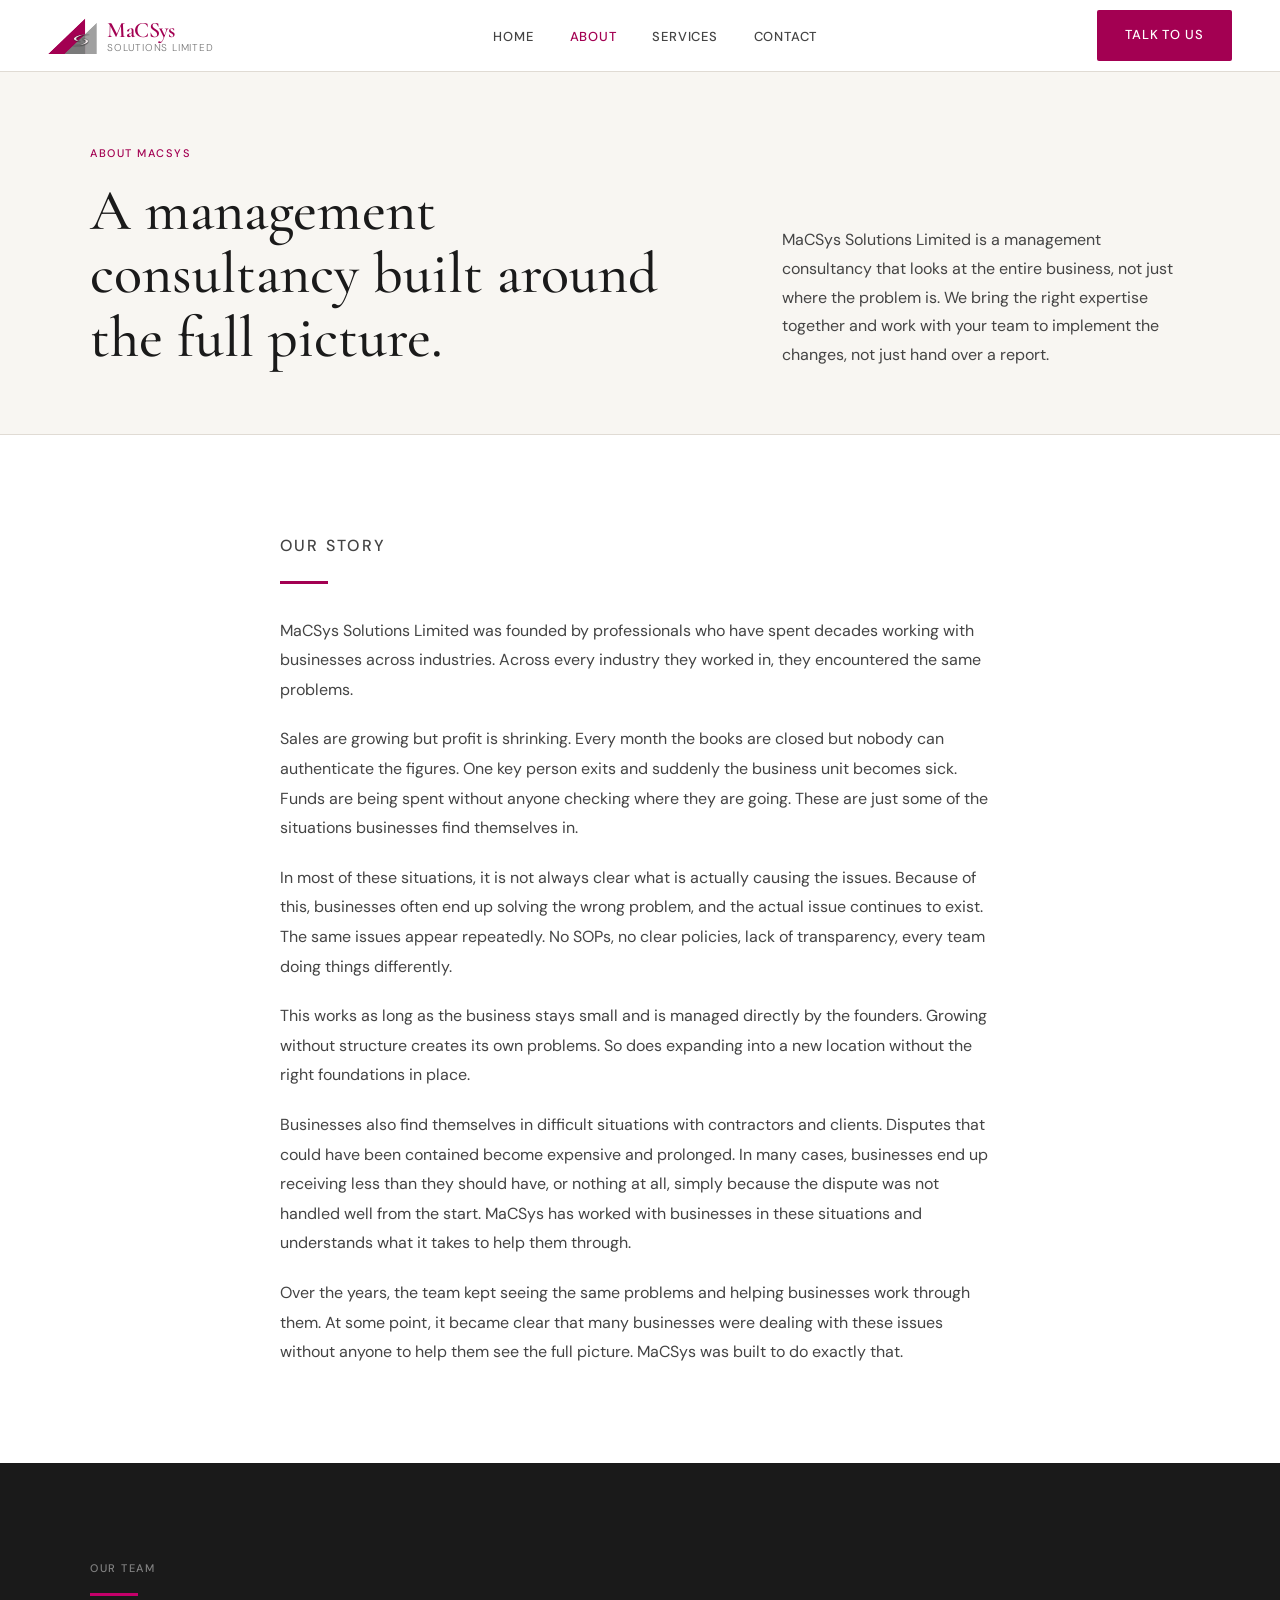
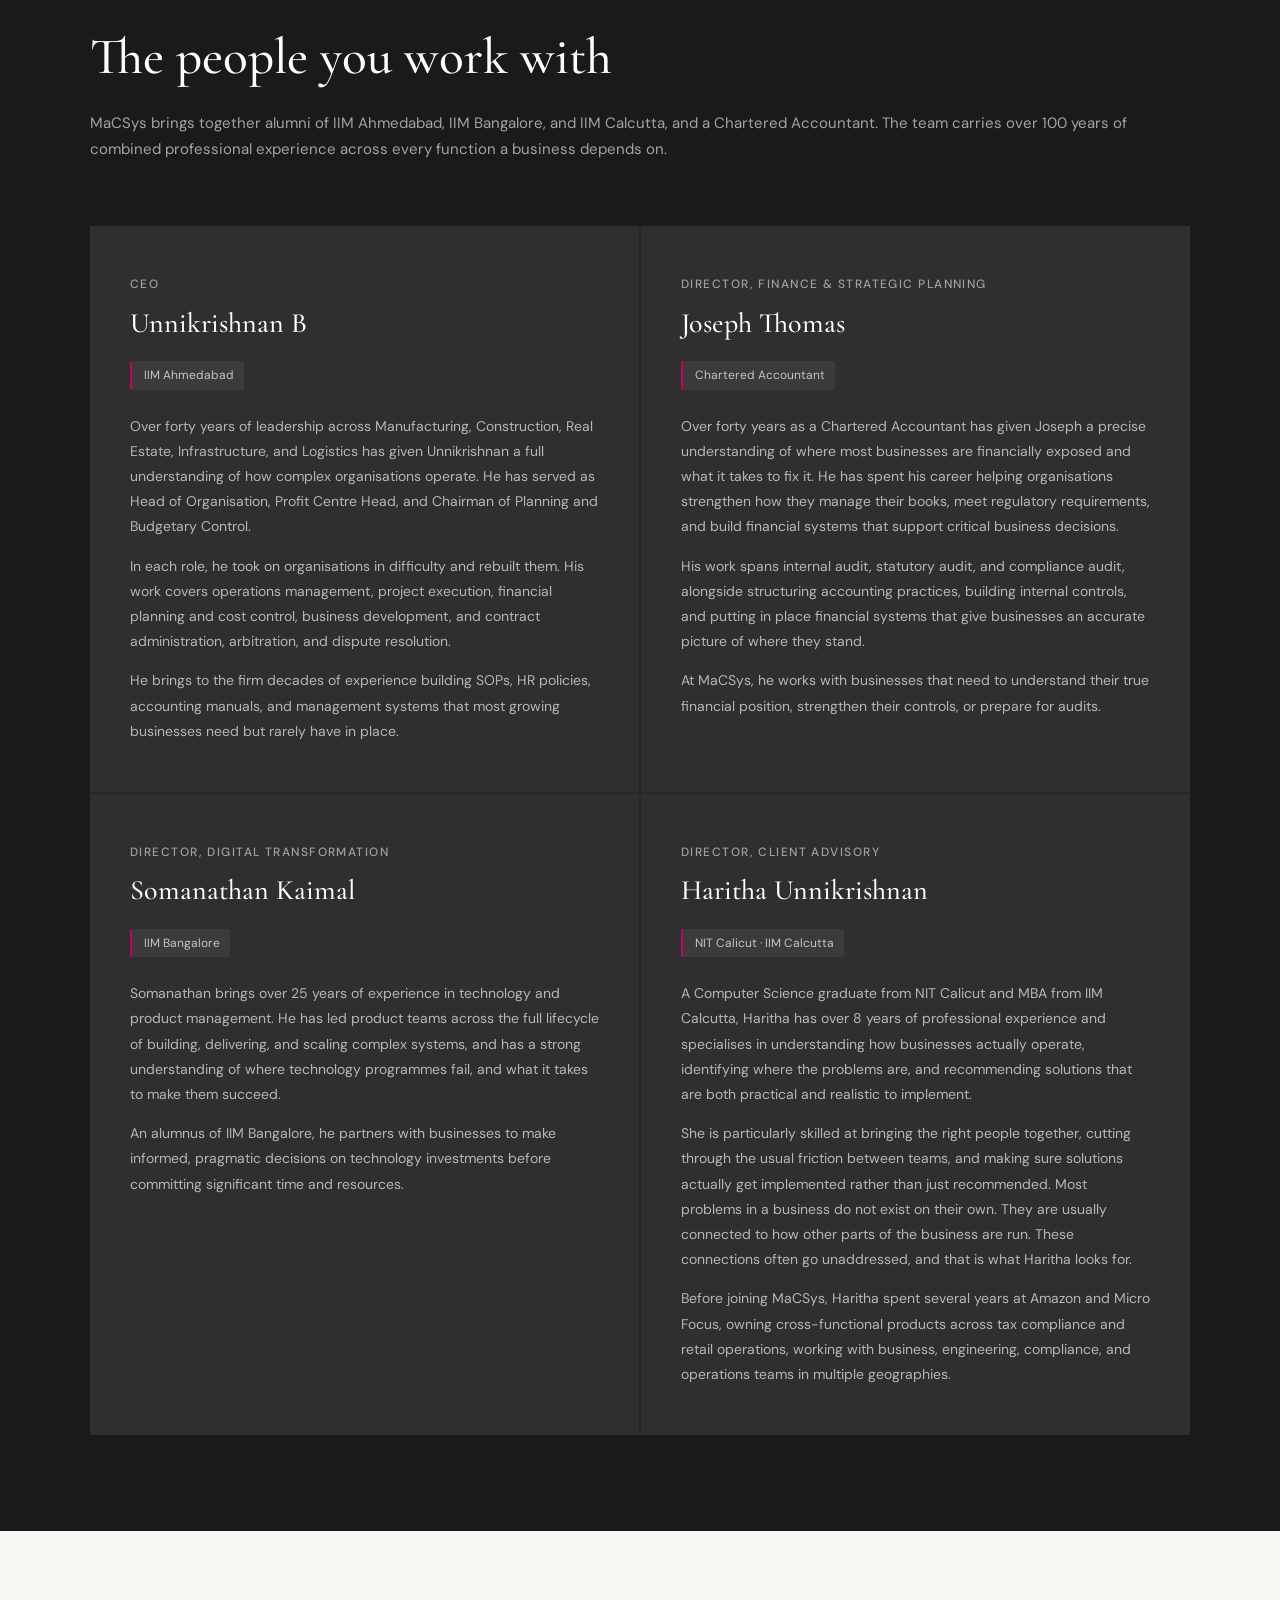
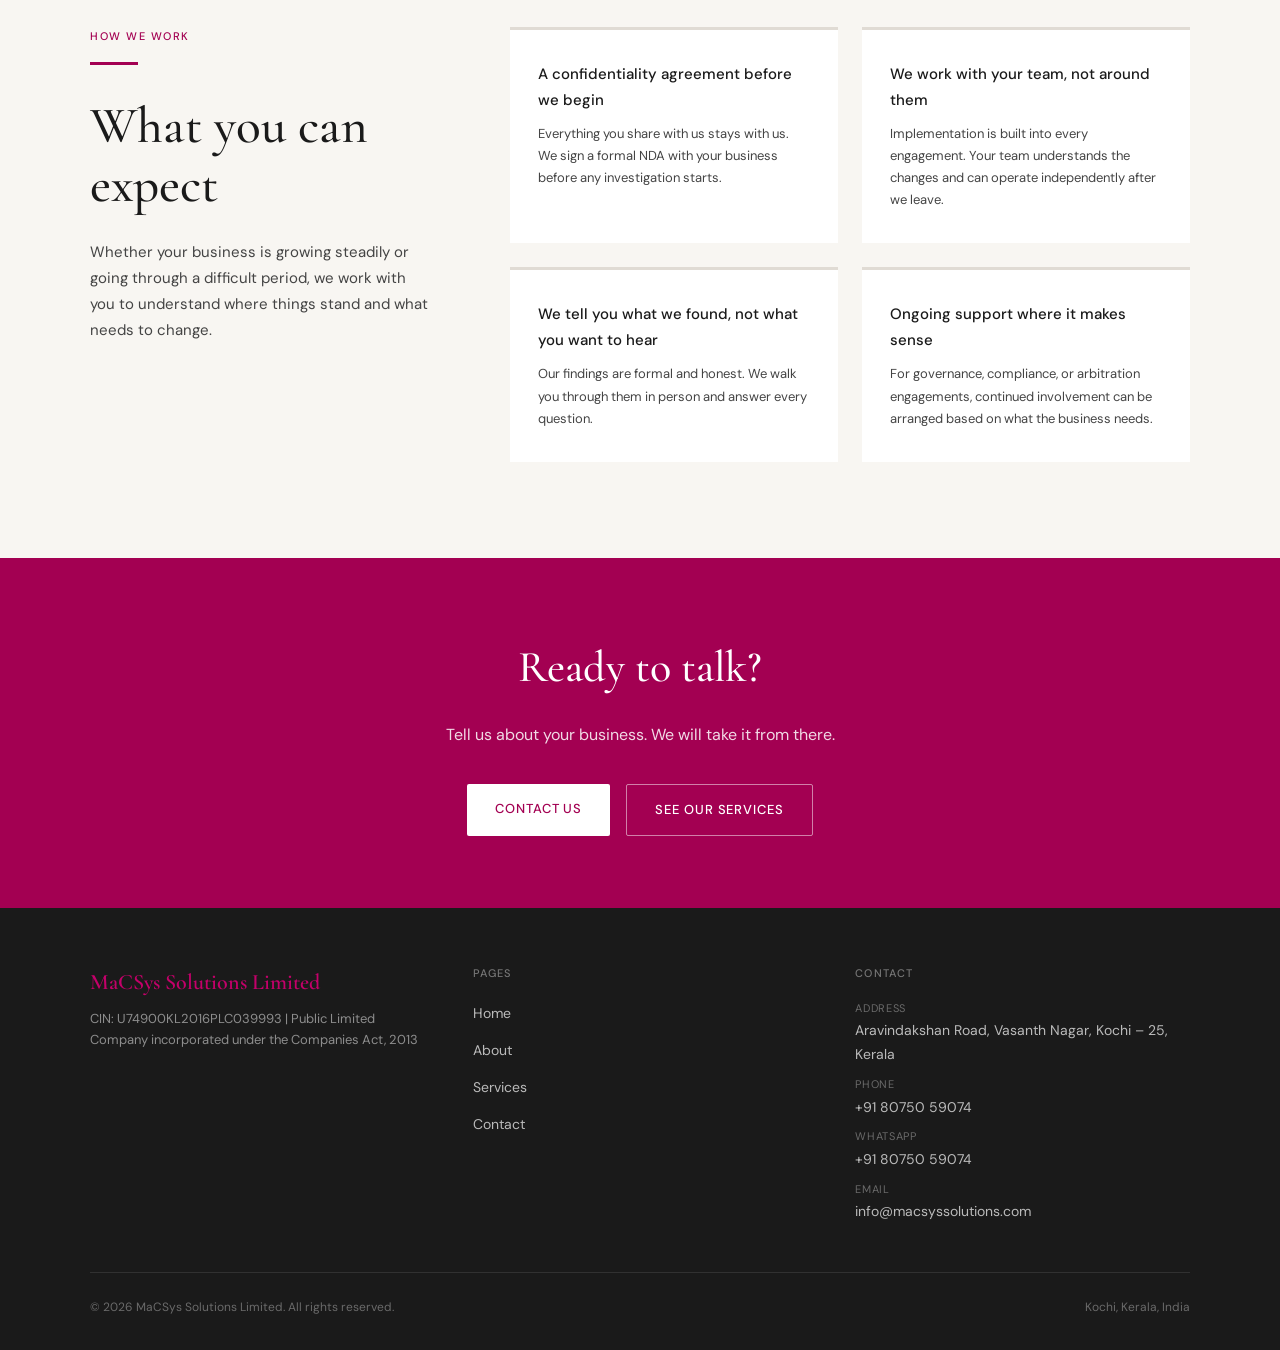
<file: about.html>
<!DOCTYPE html>
<html lang="en">
<head>
  <meta charset="UTF-8" />
  <meta name="viewport" content="width=device-width, initial-scale=1.0" />
  <title>About — MaCSys Solutions Limited</title>
  <meta name="description" content="MaCSys is a management consultancy founded by professionals who have spent decades working with businesses across industries." />
  <meta name="apple-mobile-web-app-title" content="MaCSys" />
  <link rel="icon" type="image/png" href="/favicon-96x96.png" sizes="96x96" />
  <link rel="icon" type="image/svg+xml" href="/favicon.svg" />
  <link rel="shortcut icon" href="/favicon.ico" />
  <link rel="apple-touch-icon" sizes="180x180" href="/apple-touch-icon.png" />
  <link rel="manifest" href="/site.webmanifest" />
  <link rel="stylesheet" href="style.css" />
  <script type="application/ld+json">
  {
    "@context": "https://schema.org",
    "@type": "Organization",
    "name": "MaCSys Solutions Limited",
    "url": "https://macsyssolutions.com",
    "logo": "https://macsyssolutions.com/assets/logos/logo.png"
  }
  </script>
  <style>
    /* ── Page Hero ─────────────────────────────────────────── */
    .page-hero {
      background: var(--cream);
      padding: 72px 48px 64px;
      border-bottom: 1px solid var(--rule);
    }
    .page-hero-inner {
      max-width: 1100px;
      margin: 0 auto;
      display: grid;
      grid-template-columns: 3fr 2fr;
      gap: 80px;
      align-items: end;
    }
    .page-hero-heading {
      font-family: var(--font-display);
      font-size: clamp(36px, 5vw, 58px);
      font-weight: 500;
      line-height: 1.1;
      color: var(--ink);
    }
    .page-hero-body {
      font-size: 16px;
      line-height: 1.8;
      color: var(--ink-mid);
    }

    /* ── Origin Story ─────────────────────────────────────── */
    .origin {
      padding: 96px 48px;
      background: var(--white);
    }
    .origin-inner {
      max-width: 720px;
      margin: 0 auto;
    }
    .origin-body p {
      font-size: 16px;
      line-height: 1.85;
      color: var(--ink-mid);
      margin-bottom: 20px;
    }
    .origin-body p:last-child { margin-bottom: 0; }
    .origin-sidebar {}
    .origin-fact {
      padding: 28px 24px;
      background: var(--cream);
      border-left: 3px solid var(--magenta);
      margin-bottom: 16px;
    }
    .origin-fact-number {
      font-family: var(--font-display);
      font-size: 38px;
      font-weight: 500;
      color: var(--magenta);
      line-height: 1;
      margin-bottom: 6px;
    }
    .origin-fact-label {
      font-size: 13px;
      line-height: 1.5;
      color: var(--ink-mid);
    }

    /* ── Team ─────────────────────────────────────────────── */
    .team {
      padding: 96px 48px;
      background: var(--ink);
    }
    .team-inner {
      max-width: 1100px;
      margin: 0 auto;
    }
    .team-header {
      margin-bottom: 64px;
    }
    .team-header .section-label { color: rgba(255,255,255,0.45); }
    .team-header .section-heading { color: var(--white); }
    .team-header .rule { background: var(--magenta-light); }
    .team-grid {
      display: grid;
      grid-template-columns: 1fr 1fr;
      gap: 2px;
      background: rgba(255,255,255,0.06);
    }
    .team-member {
      background: rgba(255,255,255,0.04);
      padding: 48px 40px;
      transition: background 0.2s;
    }
    .team-member:hover { background: rgba(255,255,255,0.08); }
    .team-member-role {
      font-size: 12px;
      font-weight: 500;
      letter-spacing: 0.12em;
      text-transform: uppercase;
      color: rgba(255,255,255,0.55);
      margin-bottom: 12px;
    }
    .team-member-name {
      font-family: var(--font-display);
      font-size: 28px;
      font-weight: 500;
      color: var(--white);
      margin-bottom: 20px;
      line-height: 1.2;
    }
    .team-member-credential {
      display: inline-flex;
      align-items: center;
      gap: 6px;
      font-size: 12px;
      font-weight: 400;
      color: rgba(255,255,255,0.7);
      background: rgba(255,255,255,0.06);
      padding: 4px 10px 4px 12px;
      border-radius: 2px;
      border-left: 2px solid var(--magenta-light);
      margin-bottom: 24px;
    }
    .team-member-bio {
      font-size: 14px;
      line-height: 1.8;
      color: rgba(255,255,255,0.65);
    }
    .team-member-bio p { margin-bottom: 14px; }
    .team-member-bio p:last-child { margin-bottom: 0; }

    /* ── Values / Approach ─────────────────────────────────── */
    .values {
      padding: 96px 48px;
      background: var(--cream);
    }
    .values-inner {
      max-width: 1100px;
      margin: 0 auto;
      display: grid;
      grid-template-columns: 1fr 2fr;
      gap: 80px;
      align-items: start;
    }
    .values-left {}
    .values-right {
      display: grid;
      grid-template-columns: 1fr 1fr;
      gap: 24px;
    }
    .value-item {
      background: var(--white);
      padding: 32px 28px;
      border-top: 3px solid var(--rule);
      transition: border-color 0.2s;
    }
    .value-item:hover { border-color: var(--magenta); }
    .value-title {
      font-size: 15px;
      font-weight: 500;
      color: var(--ink);
      margin-bottom: 10px;
    }
    .value-body {
      font-size: 13px;
      line-height: 1.7;
      color: var(--ink-mid);
    }

    /* ── CTA ──────────────────────────────────────────────── */
    .cta-band {
      background: var(--magenta);
      padding: 72px 48px;
      text-align: center;
    }
    .cta-band-heading {
      font-family: var(--font-display);
      font-size: clamp(28px, 4vw, 44px);
      font-weight: 500;
      color: var(--white);
      margin-bottom: 16px;
    }
    .cta-band-body {
      font-size: 16px;
      color: rgba(255,255,255,0.85);
      margin-bottom: 36px;
    }
    .cta-band-actions { display: flex; gap: 16px; justify-content: center; flex-wrap: wrap; }

    /* ── Responsive ───────────────────────────────────────── */
    @media (max-width: 900px) {
      .page-hero { padding: 56px 24px 48px; }
      .page-hero-inner { grid-template-columns: 1fr; gap: 24px; }
      .origin { padding: 64px 24px; }
      .origin-inner { grid-template-columns: 1fr; gap: 48px; }
      .team { padding: 64px 24px; }
      .team-grid { grid-template-columns: 1fr; }
      .values { padding: 64px 24px; }
      .values-inner { grid-template-columns: 1fr; gap: 48px; }
      .cta-band { padding: 56px 24px; }
    }
  </style>
</head>
<body>

<!-- ── Navigation ──────────────────────────────────────────── -->
<nav class="nav">
  <a class="nav-logo" href="index.html">
    <img src="/assets/logos/Mark%20Only_Transparent%20Background.svg" alt="MaCSys" class="nav-logo-img" />
    <div class="nav-logo-text">
      <span class="nav-logo-mark">MaCSys</span>
      <span class="nav-logo-sub">Solutions Limited</span>
    </div>
  </a>
  <ul class="nav-links">
    <li><a href="index.html">Home</a></li>
    <li><a href="about.html" class="active">About</a></li>
    <li><a href="services.html">Services</a></li>
    <li><a href="contact.html">Contact</a></li>
  </ul>
  <a href="contact.html" class="nav-cta btn">Talk to Us</a>
  <button class="nav-hamburger" onclick="toggleMobileNav()" aria-label="Menu">
    <span></span><span></span><span></span>
  </button>
</nav>
<div class="mobile-nav" id="mobileNav">
  <a href="index.html">Home</a>
  <a href="about.html" class="active">About</a>
  <a href="services.html">Services</a>
  <a href="contact.html">Contact</a>
  <a href="contact.html" class="btn btn-primary">Talk to Us</a>
</div>

<div class="page">

  <!-- ── Page Hero ─────────────────────────────────────────── -->
  <section class="page-hero">
    <div class="page-hero-inner">
      <div>
        <p class="section-label">About MaCSys</p>
        <h1 class="page-hero-heading">A management consultancy built around the full picture.</h1>
      </div>
      <p class="page-hero-body">MaCSys Solutions Limited is a management consultancy that looks at the entire business, not just where the problem is. We bring the right expertise together and work with your team to implement the changes, not just hand over a report.</p>
    </div>
  </section>

  <!-- ── Origin ────────────────────────────────────────────── -->
  <section class="origin">
    <div class="origin-inner">
      <div class="origin-body">
        <p class="section-label">Our Story</p>
        <div class="rule"></div>
        <p>MaCSys Solutions Limited was founded by professionals who have spent decades working with businesses across industries. Across every industry they worked in, they encountered the same problems.</p>
        <p>Sales are growing but profit is shrinking. Every month the books are closed but nobody can authenticate the figures. One key person exits and suddenly the business unit becomes sick. Funds are being spent without anyone checking where they are going. These are just some of the situations businesses find themselves in.</p>
        <p>In most of these situations, it is not always clear what is actually causing the issues. Because of this, businesses often end up solving the wrong problem, and the actual issue continues to exist. The same issues appear repeatedly. No SOPs, no clear policies, lack of transparency, every team doing things differently.</p>
        <p>This works as long as the business stays small and is managed directly by the founders. Growing without structure creates its own problems. So does expanding into a new location without the right foundations in place.</p>
        <p>Businesses also find themselves in difficult situations with contractors and clients. Disputes that could have been contained become expensive and prolonged. In many cases, businesses end up receiving less than they should have, or nothing at all, simply because the dispute was not handled well from the start. MaCSys has worked with businesses in these situations and understands what it takes to help them through.</p>
        <p>Over the years, the team kept seeing the same problems and helping businesses work through them. At some point, it became clear that many businesses were dealing with these issues without anyone to help them see the full picture. MaCSys was built to do exactly that.
      </div>
    </div>
  </section>

  <!-- ── Team ──────────────────────────────────────────────── -->
  <section class="team">
    <div class="team-inner">
      <div class="team-header">
        <p class="section-label">Our Team</p>
        <div class="rule"></div>
        <h2 class="section-heading">The people you work with</h2>
        <p style="font-size:15px;color:rgba(255,255,255,0.6);margin-top:16px;">MaCSys brings together alumni of IIM Ahmedabad, IIM Bangalore, and IIM Calcutta, and a Chartered Accountant. The team carries over 100 years of combined professional experience across every function a business depends on.</p>
      </div>
      <div class="team-grid">

        <div class="team-member" id="unnikrishnan">
          <div class="team-member-role">CEO</div>
          <div class="team-member-name">Unnikrishnan B</div>
          <span class="team-member-credential">IIM Ahmedabad</span>
          <div class="team-member-bio">
            <p>Over forty years of leadership across Manufacturing, Construction, Real Estate, Infrastructure, and Logistics has given Unnikrishnan a full understanding of how complex organisations operate. He has served as Head of Organisation, Profit Centre Head, and Chairman of Planning and Budgetary Control.</p>
            <p>In each role, he took on organisations in difficulty and rebuilt them. His work covers operations management, project execution, financial planning and cost control, business development, and contract administration, arbitration, and dispute resolution.</p>
            <p>He brings to the firm decades of experience building SOPs, HR policies, accounting manuals, and management systems that most growing businesses need but rarely have in place.</p>
          </div>
        </div>

        <div class="team-member" id="joseph">
          <div class="team-member-role">Director, Finance &amp; Strategic Planning</div>
          <div class="team-member-name">Joseph Thomas</div>
          <span class="team-member-credential">Chartered Accountant</span>
          <div class="team-member-bio">
            <p>Over forty years as a Chartered Accountant has given Joseph a precise understanding of where most businesses are financially exposed and what it takes to fix it. He has spent his career helping organisations strengthen how they manage their books, meet regulatory requirements, and build financial systems that support critical business decisions.</p>
            <p>His work spans internal audit, statutory audit, and compliance audit, alongside structuring accounting practices, building internal controls, and putting in place financial systems that give businesses an accurate picture of where they stand.</p>
            <p>At MaCSys, he works with businesses that need to understand their true financial position, strengthen their controls, or prepare for audits.</p>
          </div>
        </div>

        <div class="team-member" id="somanathan">
          <div class="team-member-role">Director, Digital Transformation</div>
          <div class="team-member-name">Somanathan Kaimal</div>
          <span class="team-member-credential">IIM Bangalore</span>
          <div class="team-member-bio">
            <p>Somanathan brings over 25 years of experience in technology and product management. He has led product teams across the full lifecycle of building, delivering, and scaling complex systems, and has a strong understanding of where technology programmes fail, and what it takes to make them succeed.</p>
            <p>An alumnus of IIM Bangalore, he partners with businesses to make informed, pragmatic decisions on technology investments before committing significant time and resources.</p>
          </div>
        </div>

        <div class="team-member" id="haritha">
          <div class="team-member-role">Director, Client Advisory</div>
          <div class="team-member-name">Haritha Unnikrishnan</div>
          <span class="team-member-credential">NIT Calicut · IIM Calcutta</span>
          <div class="team-member-bio">
            <p>A Computer Science graduate from NIT Calicut and MBA from IIM Calcutta, Haritha has over 8 years of professional experience and specialises in understanding how businesses actually operate, identifying where the problems are, and recommending solutions that are both practical and realistic to implement.</p>
            <p>She is particularly skilled at bringing the right people together, cutting through the usual friction between teams, and making sure solutions actually get implemented rather than just recommended. Most problems in a business do not exist on their own. They are usually connected to how other parts of the business are run. These connections often go unaddressed, and that is what Haritha looks for.</p>
            <p>Before joining MaCSys, Haritha spent several years at Amazon and Micro Focus, owning cross-functional products across tax compliance and retail operations, working with business, engineering, compliance, and operations teams in multiple geographies.</p>
          </div>
        </div>

      </div>
    </div>
  </section>

  <!-- ── Values ─────────────────────────────────────────────── -->
  <section class="values">
    <div class="values-inner">
      <div class="values-left">
        <p class="section-label">How We Work</p>
        <div class="rule"></div>
        <h2 class="section-heading">What you can expect</h2>
        <p style="font-size:15px;line-height:1.75;color:var(--ink-mid);margin-top:20px;">Whether your business is growing steadily or going through a difficult period, we work with you to understand where things stand and what needs to change.</p>
      </div>
      <div class="values-right">
        <div class="value-item">
          <div class="value-title">A confidentiality agreement before we begin</div>
          <p class="value-body">Everything you share with us stays with us. We sign a formal NDA with your business before any investigation starts.</p>
        </div>
        <div class="value-item">
          <div class="value-title">We work with your team, not around them</div>
          <p class="value-body">Implementation is built into every engagement. Your team understands the changes and can operate independently after we leave.</p>
        </div>
        <div class="value-item">
          <div class="value-title">We tell you what we found, not what you want to hear</div>
          <p class="value-body">Our findings are formal and honest. We walk you through them in person and answer every question.</p>
        </div>
        <div class="value-item">
          <div class="value-title">Ongoing support where it makes sense</div>
          <p class="value-body">For governance, compliance, or arbitration engagements, continued involvement can be arranged based on what the business needs.</p>
        </div>
      </div>
    </div>
  </section>

  <!-- ── CTA ───────────────────────────────────────────────── -->
  <section class="cta-band">
    <h2 class="cta-band-heading">Ready to talk?</h2>
    <p class="cta-band-body">Tell us about your business. We will take it from there.</p>
    <div class="cta-band-actions">
      <a href="contact.html" class="btn btn-white">Contact Us</a>
      <a href="services.html" class="btn btn-outline" style="border-color:rgba(255,255,255,0.5);color:var(--white);">See Our Services</a>
    </div>
  </section>

  <!-- ── Footer ─────────────────────────────────────────────── -->
  <footer class="footer">
    <div class="footer-inner">
      <div>
        <div class="footer-brand-name">MaCSys Solutions Limited</div>
        <p class="footer-brand-tagline">CIN: U74900KL2016PLC039993 | Public Limited Company incorporated under the Companies Act, 2013</p>
      </div>
      <div>
        <div class="footer-col-title">Pages</div>
        <ul class="footer-links">
          <li><a href="index.html">Home</a></li>
          <li><a href="about.html">About</a></li>
          <li><a href="services.html">Services</a></li>
          <li><a href="contact.html">Contact</a></li>
        </ul>
      </div>
      <div>
        <div class="footer-col-title">Contact</div>
        <div class="footer-contact-item"><span>Address</span>Aravindakshan Road, Vasanth Nagar, Kochi – 25, Kerala</div>
        <div class="footer-contact-item"><span>Phone</span><a href="tel:+918075059074" style="color:inherit;">+91 80750 59074</a></div>
        <div class="footer-contact-item"><span>WhatsApp</span><a href="https://wa.me/918075059074?text=Hello%2C%20I%20would%20like%20to%20discuss%20my%20business%20situation%20with%20MaCSys.%20My%20name%20is%20%5BName%5D%20and%20I%20can%20be%20reached%20at%20%5Bcontact%20details%5D." style="color:inherit;">+91 80750 59074</a></div>
        <div class="footer-contact-item"><span>Email</span><a href="mailto:info@macsyssolutions.com" style="color:inherit;">info@macsyssolutions.com</a></div>
      </div>
    </div>
    <div class="footer-bottom">
      <span>© <span id="footer-year"></span> MaCSys Solutions Limited. All rights reserved.</span>
      <span>Kochi, Kerala, India</span>
    </div>
  </footer>

</div><!-- end .page -->

<script>
  function toggleMobileNav() {
    document.getElementById('mobileNav').classList.toggle('open');
  }

  document.getElementById('footer-year').textContent = new Date().getFullYear();
</script>
</body>
</html>
</file>
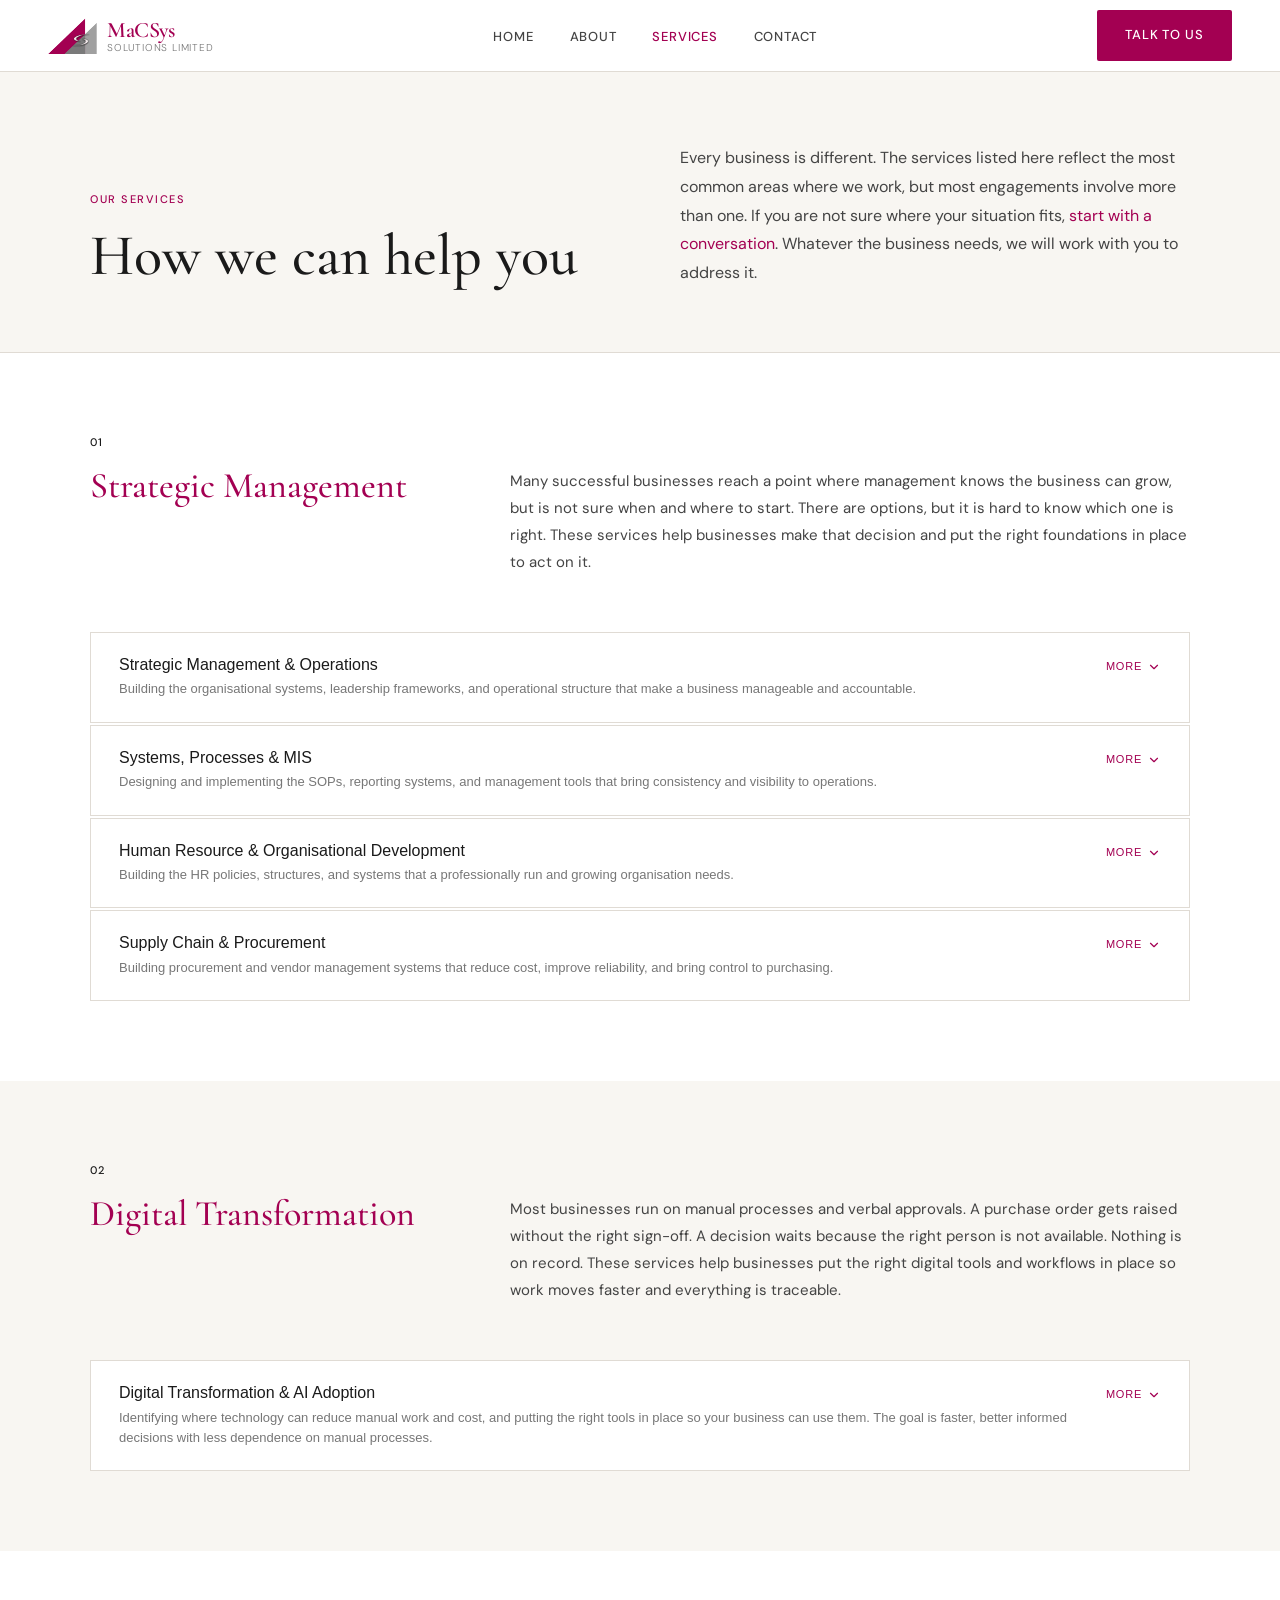
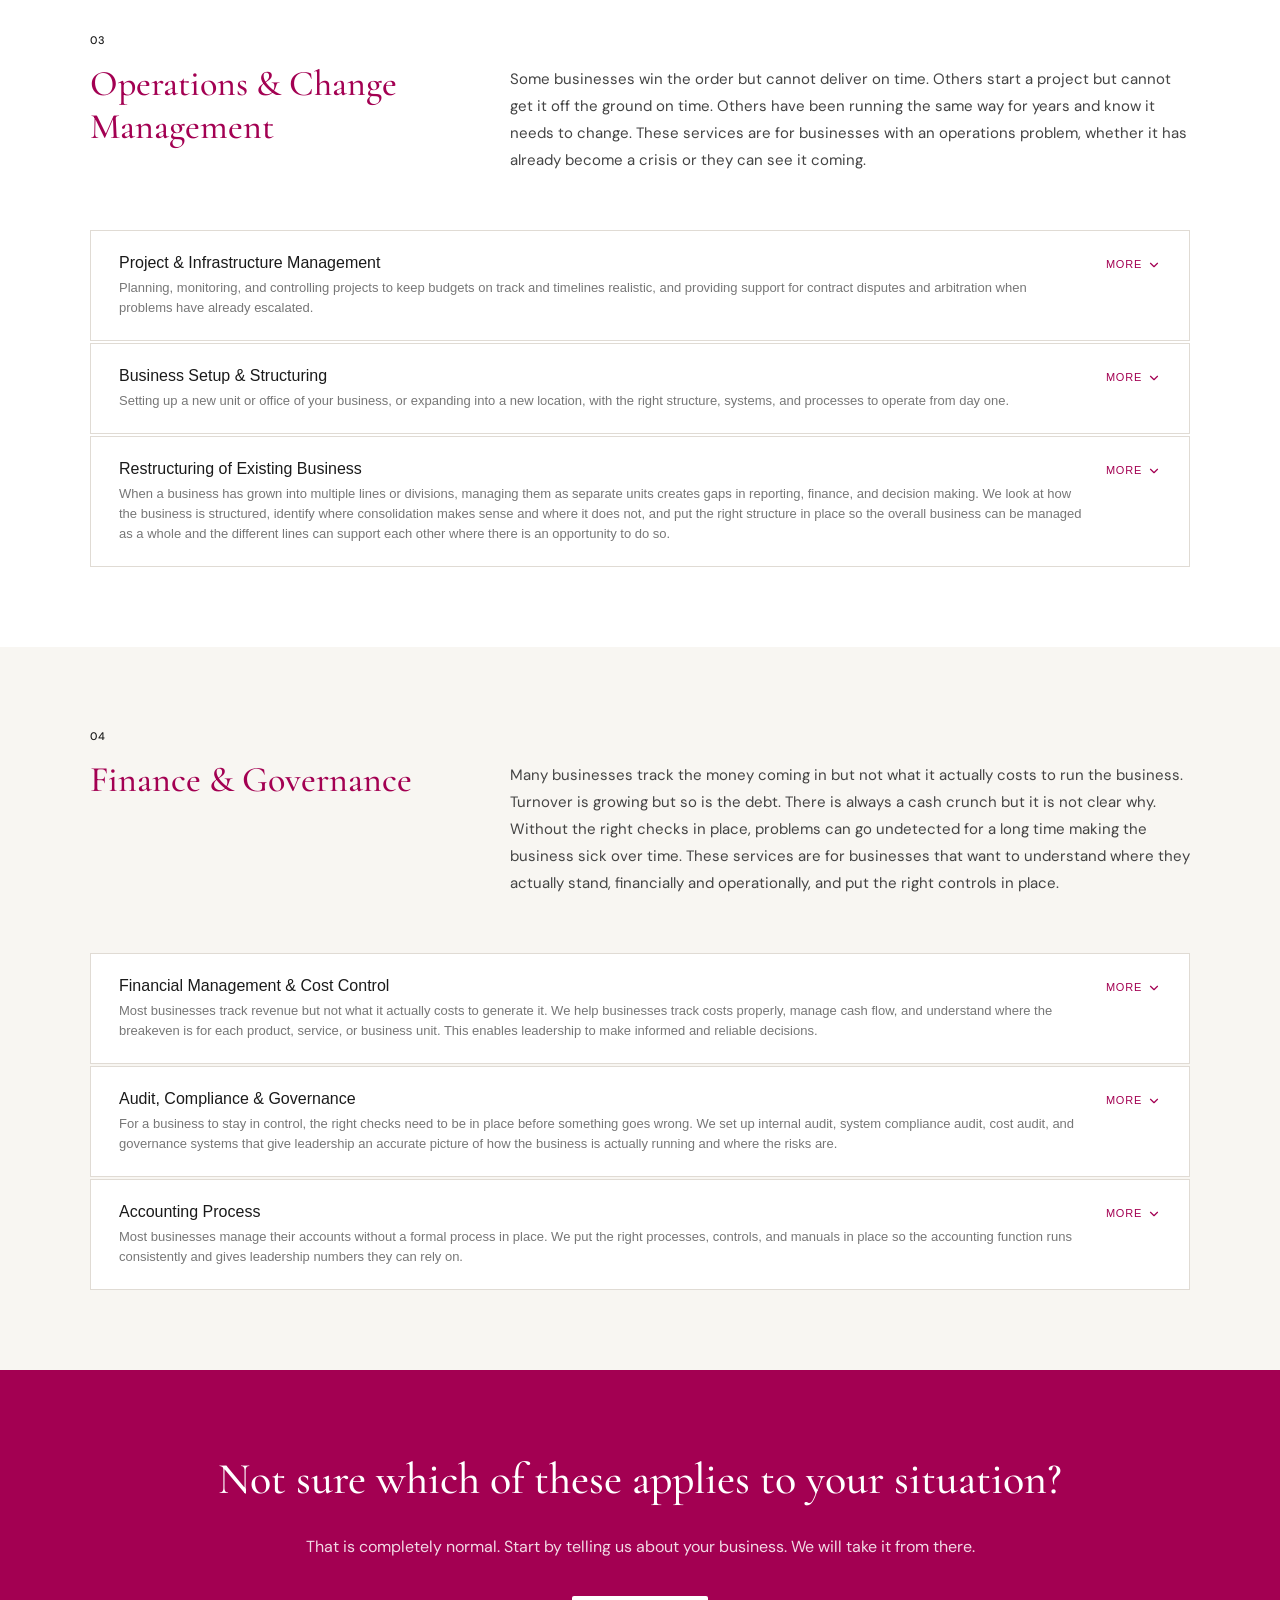
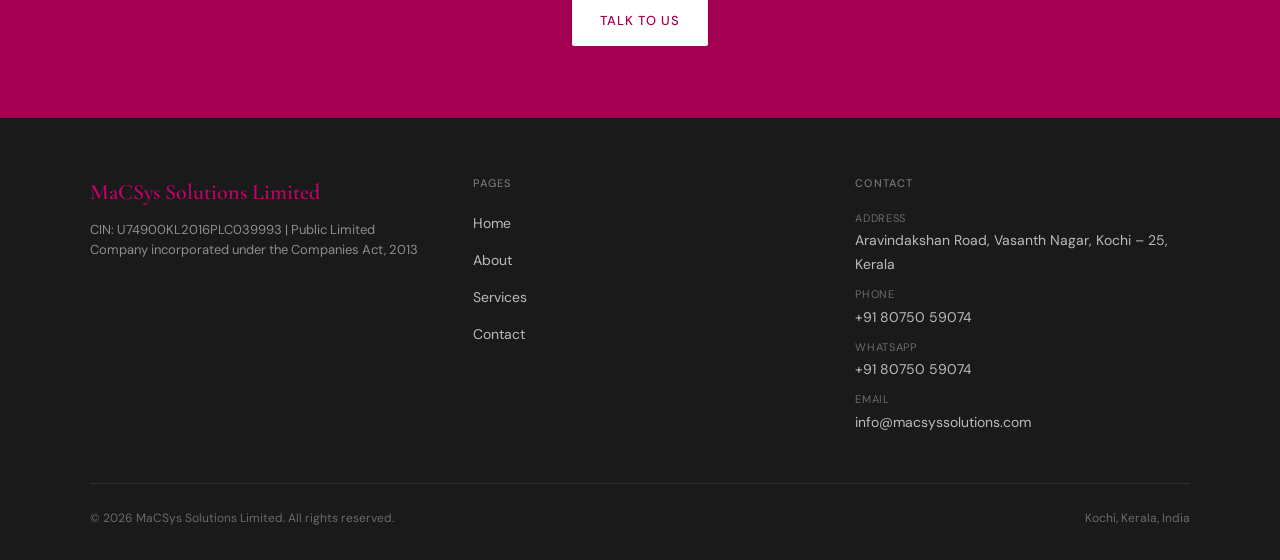
<file: services.html>
<!DOCTYPE html>
<html lang="en">
<head>
  <meta charset="UTF-8" />
  <meta name="viewport" content="width=device-width, initial-scale=1.0" />
  <title>Services — MaCSys Solutions Limited</title>
  <meta name="description" content="MaCSys offers Strategic Management, Digital Transformation, Operations and Change Management, and Finance and Governance services for Indian businesses." />
  <meta name="apple-mobile-web-app-title" content="MaCSys" />
  <link rel="icon" type="image/png" href="/favicon-96x96.png" sizes="96x96" />
  <link rel="icon" type="image/svg+xml" href="/favicon.svg" />
  <link rel="shortcut icon" href="/favicon.ico" />
  <link rel="apple-touch-icon" sizes="180x180" href="/apple-touch-icon.png" />
  <link rel="manifest" href="/site.webmanifest" />
  <link rel="stylesheet" href="style.css" />
  <script type="application/ld+json">
  {
    "@context": "https://schema.org",
    "@type": "Organization",
    "name": "MaCSys Solutions Limited",
    "url": "https://macsyssolutions.com",
    "logo": "https://macsyssolutions.com/assets/logos/logo.png"
  }
  </script>
  <style>
    /* ── Page Hero ─────────────────────────────────────────── */
    .page-hero {
      background: var(--cream);
      padding: 72px 48px 64px;
      border-bottom: 1px solid var(--rule);
    }
    .page-hero-inner {
      max-width: 1100px;
      margin: 0 auto;
      display: grid;
      grid-template-columns: 1fr 1fr;
      gap: 80px;
      align-items: end;
    }
    .page-hero-heading {
      font-family: var(--font-display);
      font-size: clamp(36px, 5vw, 58px);
      font-weight: 500;
      line-height: 1.1;
      color: var(--ink);
    }
    .page-hero-body {
      font-size: 16px;
      line-height: 1.8;
      color: var(--ink-mid);
    }

    /* ── Service category ──────────────────────────────────── */
    .svc-category {
      padding: 80px 48px;
    }
    .svc-category:nth-child(odd) { background: var(--cream); }
    .svc-category:nth-child(even) { background: var(--white); }

    .svc-category-inner {
      max-width: 1100px;
      margin: 0 auto;
    }
    .svc-cat-header {
      margin-bottom: 56px;
    }
    .svc-cat-header-row {
      display: grid;
      grid-template-columns: 1fr 2fr;
      gap: 80px;
      align-items: start;
    }
    .svc-cat-label {
      font-size: 11px;
      font-weight: 500;
      letter-spacing: 0.12em;
      text-transform: uppercase;
      color: var(--ink);
      margin-bottom: 12px;
    }
    .svc-cat-title {
      font-family: var(--font-display);
      font-size: 36px;
      font-weight: 500;
      color: var(--magenta);
      line-height: 1.2;
      margin-bottom: 0;
    }
    .svc-cat-intro {
      font-size: 15px;
      line-height: 1.8;
      color: var(--ink-mid);
      padding-top: 4px;
    }

    .svc-items {
      display: flex;
      flex-direction: column;
      gap: 2px;
    }
    .svc-item {
      background: var(--white);
      padding: 0;
      overflow: hidden;
    }
    .svc-item-toggle {
      width: 100%;
      display: flex;
      align-items: flex-start;
      justify-content: space-between;
      gap: 24px;
      padding: 32px 36px;
      cursor: pointer;
      background: none;
      border: none;
      text-align: left;
      transition: background 0.15s;
    }
    .svc-item-toggle:hover { background: var(--cream); }
    .svc-item.open .svc-item-toggle { background: var(--white); }
    .svc-item.open .svc-item-name { color: var(--magenta); }
    .svc-item-name {
      font-size: 17px;
      font-weight: 500;
      color: var(--ink);
      line-height: 1.3;
    }
    .svc-item-summary {
      font-size: 13px;
      color: var(--ink-light);
      margin-top: 4px;
      font-weight: 400;
    }
    .svc-item-chevron {
      width: 20px;
      height: 20px;
      min-width: 20px;
      stroke: var(--magenta);
      fill: none;
      stroke-width: 2;
      stroke-linecap: round;
      stroke-linejoin: round;
      transition: transform 0.2s;
      margin-top: 2px;
    }
    .svc-item.open .svc-item-chevron { transform: rotate(180deg); }

    .svc-item-body {
      display: none;
      padding: 0 36px 36px;
    }
    .svc-item.open .svc-item-body { display: block; }
    .svc-item-desc {
      font-size: 15px;
      line-height: 1.8;
      color: var(--ink-mid);
      margin-bottom: 20px;
    }
    .svc-also-covers {
      font-size: 13px;
      line-height: 1.7;
      color: var(--ink-light);
      padding: 16px 20px;
      background: rgba(0,0,0,0.03);
      border-left: 3px solid var(--rule);
    }
    .svc-also-covers strong {
      display: block;
      font-size: 11px;
      letter-spacing: 0.08em;
      text-transform: uppercase;
      color: var(--ink-light);
      margin-bottom: 6px;
    }

    /* ── CTA band ─────────────────────────────────────────── */
    .cta-band {
      background: var(--magenta);
      padding: 72px 48px;
      text-align: center;
    }
    .cta-band-heading {
      font-family: var(--font-display);
      font-size: clamp(28px, 4vw, 44px);
      font-weight: 500;
      color: var(--white);
      margin-bottom: 16px;
    }
    .cta-band-body {
      font-size: 16px;
      color: rgba(255,255,255,0.85);
      margin-bottom: 36px;
    }
    .cta-band-actions { display: flex; gap: 16px; justify-content: center; flex-wrap: wrap; }

    /* ── Hero link ────────────────────────────────────────── */
    .hero-link {
      color: var(--magenta);
      text-decoration: none;
      border-bottom: 1px solid transparent;
      transition: border-color 0.2s;
    }
    .hero-link:hover { border-bottom-color: var(--magenta); }

    /* ── Service card list (new layout) ───────────────────── */
    .svc-items {
      display: flex;
      flex-direction: column;
      gap: 2px;
    }
    .svc-item {
      background: var(--white);
      border: 1px solid var(--rule);
      overflow: hidden;
    }
    .svc-item.open {
      border-left: 5px solid var(--magenta);
    }
    .svc-item-toggle {
      width: 100%;
      display: flex;
      align-items: flex-start;
      justify-content: space-between;
      gap: 24px;
      padding: 22px 28px;
      cursor: pointer;
      background: none;
      border: none;
      text-align: left;
      transition: background 0.15s;
    }
    .svc-item-toggle:hover { background: var(--cream); }
    .svc-item.open .svc-item-toggle { background: var(--white); }
    .svc-item.open { border-left-color: var(--magenta); }
    .svc-item-name {
      font-size: 16px;
      font-weight: 500;
      color: var(--ink);
      line-height: 1.3;
      margin-bottom: 4px;
    }
    .svc-item-summary {
      font-size: 13px;
      color: var(--ink-light);
      font-weight: 400;
      line-height: 1.55;
    }
    .svc-item-toggle-label {
      font-size: 11px;
      font-weight: 500;
      letter-spacing: 0.07em;
      text-transform: uppercase;
      color: var(--magenta);
      white-space: nowrap;
      display: flex;
      align-items: center;
      gap: 5px;
      padding-top: 3px;
      flex-shrink: 0;
    }
    .svc-item-chevron {
      width: 14px;
      height: 14px;
      min-width: 14px;
      stroke: var(--magenta);
      fill: none;
      stroke-width: 2;
      stroke-linecap: round;
      stroke-linejoin: round;
      transition: transform 0.2s;
    }
    .svc-item.open .svc-item-chevron { transform: rotate(180deg); }
    .svc-item-body {
      display: none;
      padding: 0 28px 24px;
      border-top: 1px solid var(--rule);
      background: var(--white);
    }
    .svc-item.open .svc-item-body { display: block; }
    .svc-item-desc {
      font-size: 15px;
      line-height: 1.8;
      color: var(--ink-mid);
      margin-top: 20px;
      margin-bottom: 16px;
    }
    .svc-also-covers {
      font-size: 13px;
      line-height: 1.7;
      color: var(--ink-light);
      padding: 14px 18px;
      background: rgba(0,0,0,0.03);
      border-left: 2px solid var(--rule);
    }
    .svc-also-covers strong {
      display: block;
      font-size: 11px;
      letter-spacing: 0.08em;
      text-transform: uppercase;
      color: var(--ink-light);
      margin-bottom: 5px;
    }

    /* ── Responsive ───────────────────────────────────────── */
    @media (max-width: 900px) {
      .page-hero { padding: 56px 24px 48px; }
      .page-hero-inner { grid-template-columns: 1fr; gap: 24px; }
      .svc-category { padding: 64px 24px; }
      .svc-cat-header { display: block; }
      .svc-cat-header-row { display: block; }
      .svc-cat-intro { margin-top: 16px; }
      .svc-item-toggle { padding: 24px; }
      .svc-item-body { padding: 0 24px 28px; }
      .cta-band { padding: 56px 24px; }
    }
  </style>
</head>
<body>

<!-- ── Navigation ──────────────────────────────────────────── -->
<nav class="nav">
  <a class="nav-logo" href="index.html">
    <img src="/assets/logos/Mark%20Only_Transparent%20Background.svg" alt="MaCSys" class="nav-logo-img" />
    <div class="nav-logo-text">
      <span class="nav-logo-mark">MaCSys</span>
      <span class="nav-logo-sub">Solutions Limited</span>
    </div>
  </a>
  <ul class="nav-links">
    <li><a href="index.html">Home</a></li>
    <li><a href="about.html">About</a></li>
    <li><a href="services.html" class="active">Services</a></li>
    <li><a href="contact.html">Contact</a></li>
  </ul>
  <a href="contact.html" class="nav-cta btn">Talk to Us</a>
  <button class="nav-hamburger" onclick="toggleMobileNav()" aria-label="Menu">
    <span></span><span></span><span></span>
  </button>
</nav>
<div class="mobile-nav" id="mobileNav">
  <a href="index.html">Home</a>
  <a href="about.html">About</a>
  <a href="services.html" class="active">Services</a>
  <a href="contact.html">Contact</a>
  <a href="contact.html" class="btn btn-primary">Talk to Us</a>
</div>

<div class="page">

  <!-- ── Page Hero ─────────────────────────────────────────── -->
  <section class="page-hero">
    <div class="page-hero-inner">
      <div>
        <p class="section-label">Our Services</p>
        <h1 class="page-hero-heading">How we can help you</h1>
      </div>
      <p class="page-hero-body">Every business is different. The services listed here reflect the most common areas where we work, but most engagements involve more than one. If you are not sure where your situation fits, <a href="contact.html" class="hero-link">start with a conversation</a>. Whatever the business needs, we will work with you to address it.</p>
    </div>
  </section>

  <!-- ── Strategic Management ──────────────────────────────── -->
  <section class="svc-category" id="strategic">
    <div class="svc-category-inner">
      <div class="svc-cat-header">
        <div class="svc-cat-label">01</div>
        <div class="svc-cat-header-row">
          <div class="svc-cat-title">Strategic Management</div>
          <p class="svc-cat-intro">Many successful businesses reach a point where management knows the business can grow, but is not sure when and where to start. There are options, but it is hard to know which one is right. These services help businesses make that decision and put the right foundations in place to act on it.</p>
        </div>
      </div>
      <div class="svc-items">

        <div class="svc-item">
          <button class="svc-item-toggle" onclick="toggleService(this)">
            <div>
              <div class="svc-item-name">Strategic Management &amp; Operations</div>
              <div class="svc-item-summary">Building the organisational systems, leadership frameworks, and operational structure that make a business manageable and accountable.</div>
            </div>
            <span class="svc-item-toggle-label"><span class="svc-item-toggle-text">More</span><svg class="svc-item-chevron" viewBox="0 0 24 24"><polyline points="6 9 12 15 18 9"/></svg></span>
          </button>
          <div class="svc-item-body">
            <p class="svc-item-desc">The business is doing well but top management is handling too much and does not always have the full picture to decide what to do next. We review how the business is organised and run today, the market it operates in, and the opportunities and challenges it is facing. Based on this, we put together recommendations for what needs to be changed and the right move going forward.</p>
            <div class="svc-also-covers"><strong>Also covers</strong>Organisational leadership, profit centre management, performance monitoring, productivity improvement, cost control measures.</div>
          </div>
        </div>

        <div class="svc-item">
          <button class="svc-item-toggle" onclick="toggleService(this)">
            <div>
              <div class="svc-item-name">Systems, Processes &amp; MIS</div>
              <div class="svc-item-summary">Designing and implementing the SOPs, reporting systems, and management tools that bring consistency and visibility to operations.</div>
            </div>
            <span class="svc-item-toggle-label"><span class="svc-item-toggle-text">More</span><svg class="svc-item-chevron" viewBox="0 0 24 24"><polyline points="6 9 12 15 18 9"/></svg></span>
          </button>
          <div class="svc-item-body">
            <p class="svc-item-desc">The business is running but everyone is doing things their own way. There is no standard system that everyone involved in a process can follow and see what is happening and where things stand. There is no reliable report for leadership to take the right decision at the right time.</p>
            <p class="svc-item-desc">We map how the business is currently operating, look at what information exists and what is missing, and set up the right processes, systems, and reporting tools. This covers the end-to-end functions of the business. Each function and role gets a clear set of processes so every person knows their responsibilities and how to fulfil them. We also look at what the business is spending across vendors and operations, where the margins are, and where costs can be brought down.</p>
            <div class="svc-also-covers"><strong>Also covers</strong>SOP design and implementation, MIS and management dashboards, ERP analysis and implementation support, ISO systems and operational controls.</div>
          </div>
        </div>

        <div class="svc-item">
          <button class="svc-item-toggle" onclick="toggleService(this)">
            <div>
              <div class="svc-item-name">Human Resource &amp; Organisational Development</div>
              <div class="svc-item-summary">Building the HR policies, structures, and systems that a professionally run and growing organisation needs.</div>
            </div>
            <span class="svc-item-toggle-label"><span class="svc-item-toggle-text">More</span><svg class="svc-item-chevron" viewBox="0 0 24 24"><polyline points="6 9 12 15 18 9"/></svg></span>
          </button>
          <div class="svc-item-body">
            <p class="svc-item-desc">The business is ready to grow but it is not clear if the team and the organisation are set up to support that. Many businesses reach this point without formal HR policies or a clear organisational structure in place. Staff are not always clear on what their role is or what is expected of them.</p>
            <p class="svc-item-desc">We look at the current setup, understand what is working and what is not, and put the right policies and structures in place. We also work with the team to define roles and responsibilities clearly so every person knows what they are expected to do and can do their job with confidence.</p>
            <div class="svc-also-covers"><strong>Also covers</strong>HR policy formulation, recruitment and onboarding systems, performance evaluation systems, training and development frameworks, organisational structuring, leadership development, defining job roles and responsibilities.</div>
          </div>
        </div>

        <div class="svc-item">
          <button class="svc-item-toggle" onclick="toggleService(this)">
            <div>
              <div class="svc-item-name">Supply Chain &amp; Procurement</div>
              <div class="svc-item-summary">Building procurement and vendor management systems that reduce cost, improve reliability, and bring control to purchasing.</div>
            </div>
            <span class="svc-item-toggle-label"><span class="svc-item-toggle-text">More</span><svg class="svc-item-chevron" viewBox="0 0 24 24"><polyline points="6 9 12 15 18 9"/></svg></span>
          </button>
          <div class="svc-item-body">
            <p class="svc-item-desc">The business is looking to expand but it is not clear whether the current vendors and operations can support that, or what the right setup looks like in a new location. Before deciding where to expand, you need to know if your vendors can support you there and what it will cost to operate from that location.</p>
            <p class="svc-item-desc">We look at the current vendor and procurement setup, how goods are moved and at what cost, and whether the logistics network can support growth. This includes evaluating transportation options, storage and handling requirements, and whether existing vendors can service a new location or whether new ones need to be developed.</p>
            <div class="svc-also-covers"><strong>Also covers</strong>Procurement systems and vendor management, inventory management and control, stock optimisation, supply chain efficiency improvement, purchasing cost reduction.</div>
          </div>
        </div>

      </div>
    </div>
  </section>

  <!-- ── Digital Transformation ────────────────────────────── -->
  <section class="svc-category" id="digital">
    <div class="svc-category-inner">
      <div class="svc-cat-header">
        <div class="svc-cat-label">02</div>
        <div class="svc-cat-header-row">
          <div class="svc-cat-title">Digital Transformation</div>
          <p class="svc-cat-intro">Most businesses run on manual processes and verbal approvals. A purchase order gets raised without the right sign-off. A decision waits because the right person is not available. Nothing is on record. These services help businesses put the right digital tools and workflows in place so work moves faster and everything is traceable.</p>
        </div>
      </div>
      <div class="svc-items">
        <div class="svc-item">
          <button class="svc-item-toggle" onclick="toggleService(this)">
            <div>
              <div class="svc-item-name">Digital Transformation &amp; AI Adoption</div>
              <div class="svc-item-summary">Identifying where technology can reduce manual work and cost, and putting the right tools in place so your business can use them. The goal is faster, better informed decisions with less dependence on manual processes.</div>
            </div>
            <span class="svc-item-toggle-label"><span class="svc-item-toggle-text">More</span><svg class="svc-item-chevron" viewBox="0 0 24 24"><polyline points="6 9 12 15 18 9"/></svg></span>
          </button>
          <div class="svc-item-body">
            <p class="svc-item-desc">Most businesses run on manual processes and verbal approvals. A purchase order gets raised without the right approval. A decision gets delayed because the right person is not available. There is no record of what was agreed or who approved what.</p>
            <p class="svc-item-desc">Digital processes fix this. The right documents reach the right people at the right time. Approvals can be given from anywhere. Every decision is recorded and traceable. Issues are flagged before they become a problem.</p>
            <p class="svc-item-desc">We map how the business is currently operating, identify where manual processes are causing delays or creating gaps in accountability, and implement the right digital tools and workflows. We also look at where AI can add practical value, for example in forecasting how much stock or raw material the business will need, or in flagging unusual patterns in expenses before they become a larger issue.</p>
            <div class="svc-also-covers"><strong>Also covers</strong>Process automation, digital workflow implementation, technology assessment and roadmap, MIS reports.</div>
          </div>
        </div>
      </div>
    </div>
  </section>

  <!-- ── Operations & Change Management ───────────────────── -->
  <section class="svc-category" id="operations">
    <div class="svc-category-inner">
      <div class="svc-cat-header">
        <div class="svc-cat-label">03</div>
        <div class="svc-cat-header-row">
          <div class="svc-cat-title">Operations &amp; Change Management</div>
          <p class="svc-cat-intro">Some businesses win the order but cannot deliver on time. Others start a project but cannot get it off the ground on time. Others have been running the same way for years and know it needs to change. These services are for businesses with an operations problem, whether it has already become a crisis or they can see it coming.</p>
        </div>
      </div>
      <div class="svc-items">

        <div class="svc-item">
          <button class="svc-item-toggle" onclick="toggleService(this)">
            <div>
              <div class="svc-item-name">Project &amp; Infrastructure Management</div>
              <div class="svc-item-summary">Planning, monitoring, and controlling projects to keep budgets on track and timelines realistic, and providing support for contract disputes and arbitration when problems have already escalated.</div>
            </div>
            <span class="svc-item-toggle-label"><span class="svc-item-toggle-text">More</span><svg class="svc-item-chevron" viewBox="0 0 24 24"><polyline points="6 9 12 15 18 9"/></svg></span>
          </button>
          <div class="svc-item-body">
            <p class="svc-item-desc">Projects are getting delayed, costs are going over budget, or disputes with contractors and clients are becoming difficult to manage. Many businesses find that their projects rarely finish on time or within budget. What starts as a small delay becomes a larger problem. Disputes that could have been avoided become expensive and drawn out.</p>
            <p class="svc-item-desc">We review how projects are currently being planned and managed, identify where things are going wrong, and help put the right controls and processes in place. For businesses already in a dispute or arbitration, we go through the full contract, communications, and project documentation to make sure the client has the strongest possible case and their legal team has everything they need.</p>
            <p class="svc-item-desc">For businesses that want to get ahead of these problems, we can stay involved from the start of each project so issues are caught early before they become harder to fix.</p>
            <div class="svc-also-covers"><strong>Also covers</strong>Project planning and scheduling, project cost control and budgeting, contract management, arbitration and dispute resolution support.</div>
          </div>
        </div>

        <div class="svc-item">
          <button class="svc-item-toggle" onclick="toggleService(this)">
            <div>
              <div class="svc-item-name">Business Setup &amp; Structuring</div>
              <div class="svc-item-summary">Setting up a new unit or office of your business, or expanding into a new location, with the right structure, systems, and processes to operate from day one.</div>
            </div>
            <span class="svc-item-toggle-label"><span class="svc-item-toggle-text">More</span><svg class="svc-item-chevron" viewBox="0 0 24 24"><polyline points="6 9 12 15 18 9"/></svg></span>
          </button>
          <div class="svc-item-body">
            <p class="svc-item-desc">The business has the capacity and the interest to expand. But it is not clear where, when, or how. Some businesses know they are ready to grow but are not sure what the right move is. Others have already decided where they want to go but need help making it happen properly. We work with the business to evaluate whether expansion makes sense, what the right direction is, and what it will take to execute it.</p>
            <p class="svc-item-desc">If the decision is made to go ahead, we help set up the new unit, office, or business line with the right structure, systems, and processes in place from the start.</p>
            <div class="svc-also-covers"><strong>Also covers</strong>Company formation and organisational structuring, setting up operations in a new location, governance frameworks, accounting systems setup, internal controls, operational manuals.</div>
          </div>
        </div>

        <div class="svc-item">
          <button class="svc-item-toggle" onclick="toggleService(this)">
            <div>
              <div class="svc-item-name">Restructuring of Existing Business</div>
              <div class="svc-item-summary">When a business has grown into multiple lines or divisions, managing them as separate units creates gaps in reporting, finance, and decision making. We look at how the business is structured, identify where consolidation makes sense and where it does not, and put the right structure in place so the overall business can be managed as a whole and the different lines can support each other where there is an opportunity to do so.</div>
            </div>
            <span class="svc-item-toggle-label"><span class="svc-item-toggle-text">More</span><svg class="svc-item-chevron" viewBox="0 0 24 24"><polyline points="6 9 12 15 18 9"/></svg></span>
          </button>
          <div class="svc-item-body">
            <p class="svc-item-desc">The business is running but problems keep surfacing and it is hard to identify the root cause. A portion of units are coming out with quality issues. Costs are going up but output is staying the same. Deliveries are getting delayed but the capacity seems to be there. These are the kinds of problems where the symptom is visible but the cause is not. It could be the production process, the way the business is organised, how goods are handled and transported, or something else.</p>
            <p class="svc-item-desc">We review how the business is currently operating, find where the problem is coming from, and implement the changes needed to fix it.</p>
            <div class="svc-also-covers"><strong>Also covers</strong>Business process improvement, operational restructuring, productivity improvement, cost optimisation.</div>
          </div>
        </div>

      </div>
    </div>
  </section>

  <!-- ── Finance & Governance ───────────────────────────────── -->
  <section class="svc-category" id="finance">
    <div class="svc-category-inner">
      <div class="svc-cat-header">
        <div class="svc-cat-label">04</div>
        <div class="svc-cat-header-row">
          <div class="svc-cat-title">Finance &amp; Governance</div>
          <p class="svc-cat-intro">Many businesses track the money coming in but not what it actually costs to run the business. Turnover is growing but so is the debt. There is always a cash crunch but it is not clear why. Without the right checks in place, problems can go undetected for a long time making the business sick over time. These services are for businesses that want to understand where they actually stand, financially and operationally, and put the right controls in place.</p>
        </div>
      </div>
      <div class="svc-items">

        <div class="svc-item">
          <button class="svc-item-toggle" onclick="toggleService(this)">
            <div>
              <div class="svc-item-name">Financial Management &amp; Cost Control</div>
              <div class="svc-item-summary">Most businesses track revenue but not what it actually costs to generate it. We help businesses track costs properly, manage cash flow, and understand where the breakeven is for each product, service, or business unit. This enables leadership to make informed and reliable decisions.</div>
            </div>
            <span class="svc-item-toggle-label"><span class="svc-item-toggle-text">More</span><svg class="svc-item-chevron" viewBox="0 0 24 24"><polyline points="6 9 12 15 18 9"/></svg></span>
          </button>
          <div class="svc-item-body">
            <p class="svc-item-desc">Funds are coming in but are always running short. Turnover is growing but there is never enough money when it is needed. Most businesses track what is coming in but not what it actually costs to run the business. Costs are not tracked product by product or location by location. There is no clear picture of where the money is going or whether each part of the business is making money. The company might be profitable but not achieving its full potential.</p>
            <p class="svc-item-desc">We review how the business is currently managing its funds and costs, identify where funds are not being managed as well as they could be, and put the right financial management systems in place. This includes tracking costs properly, managing cash flow, and giving leadership a clear picture of where the business stands financially at any point.</p>
            <div class="svc-also-covers"><strong>Also covers</strong>Financial planning and budgeting, funds flow and working capital management, tracking actuals against budgets, product and project costing, break-even analysis, profitability monitoring, bank and financial institution management.</div>
          </div>
        </div>

        <div class="svc-item">
          <button class="svc-item-toggle" onclick="toggleService(this)">
            <div>
              <div class="svc-item-name">Audit, Compliance &amp; Governance</div>
              <div class="svc-item-summary">For a business to stay in control, the right checks need to be in place before something goes wrong. We set up internal audit, system compliance audit, cost audit, and governance systems that give leadership an accurate picture of how the business is actually running and where the risks are.</div>
            </div>
            <span class="svc-item-toggle-label"><span class="svc-item-toggle-text">More</span><svg class="svc-item-chevron" viewBox="0 0 24 24"><polyline points="6 9 12 15 18 9"/></svg></span>
          </button>
          <div class="svc-item-body">
            <p class="svc-item-desc">Something has gone wrong, or nearly gone wrong, and the business wants to make sure it does not happen again. Or the business appears to be running well but leadership wants an independent check. GST returns filed late or TDS not deducted for certain contractors. Products sold below cost without realising the effect. Funds that were not accounted for. Approvals granted and actions taken without following company procedure. These are common problems that occur when the right checks are not in place.</p>
            <p class="svc-item-desc">We review the business across its financial, operational, and compliance processes and identify where the gaps are. We also look at whether each product or branch is actually making money, whether it is breaking even, and whether costs are higher than they need to be. Based on this, we put the right audit and control systems in place.</p>
            <div class="svc-also-covers"><strong>Also covers</strong>Internal audit systems, cost audit, operational and process audit, financial audit review, statutory and regulatory compliance monitoring.</div>
          </div>
        </div>

        <div class="svc-item">
          <button class="svc-item-toggle" onclick="toggleService(this)">
            <div>
              <div class="svc-item-name">Accounting Process</div>
              <div class="svc-item-summary">Most businesses manage their accounts without a formal process in place. We put the right processes, controls, and manuals in place so the accounting function runs consistently and gives leadership numbers they can rely on.</div>
            </div>
            <span class="svc-item-toggle-label"><span class="svc-item-toggle-text">More</span><svg class="svc-item-chevron" viewBox="0 0 24 24"><polyline points="6 9 12 15 18 9"/></svg></span>
          </button>
          <div class="svc-item-body">
            <p class="svc-item-desc">Most businesses do not have formal accounting processes or systems in place. Bills are approved by the wrong people. There are no clear limits on what can be approved and by whom. Entries are made into the books without the right checks. Each office or branch is maintaining accounts differently. When something goes wrong it is hard to trace where it started.</p>
            <p class="svc-item-desc">We review the current accounting setup, identify where the process is breaking down, and put a clear accounting SOP in place. This covers who is responsible for each type of transaction, what needs to be checked before an approval is given, how bills and expenses are verified, and how everything is documented and entered into the books correctly.</p>
            <div class="svc-also-covers"><strong>Also covers</strong>Accounting process design, internal controls, approval frameworks, accounting manuals.</div>
          </div>
        </div>

      </div>
    </div>
  </section>

  <!-- ── CTA Band ───────────────────────────────────────────── -->
  <section class="cta-band">
    <h2 class="cta-band-heading">Not sure which of these applies to your situation?</h2>
    <p class="cta-band-body">That is completely normal. Start by telling us about your business. We will take it from there.</p>
    <div class="cta-band-actions">
      <a href="contact.html" class="btn btn-white">Talk to Us</a>
    </div>
  </section>

  <!-- ── Footer ─────────────────────────────────────────────── -->
  <footer class="footer">
    <div class="footer-inner">
      <div>
        <div class="footer-brand-name">MaCSys Solutions Limited</div>
        <p class="footer-brand-tagline">CIN: U74900KL2016PLC039993 | Public Limited Company incorporated under the Companies Act, 2013</p>
      </div>
      <div>
        <div class="footer-col-title">Pages</div>
        <ul class="footer-links">
          <li><a href="index.html">Home</a></li>
          <li><a href="about.html">About</a></li>
          <li><a href="services.html">Services</a></li>
          <li><a href="contact.html">Contact</a></li>
        </ul>
      </div>
      <div>
        <div class="footer-col-title">Contact</div>
        <div class="footer-contact-item"><span>Address</span>Aravindakshan Road, Vasanth Nagar, Kochi – 25, Kerala</div>
        <div class="footer-contact-item"><span>Phone</span><a href="tel:+918075059074" style="color:inherit;">+91 80750 59074</a></div>
        <div class="footer-contact-item"><span>WhatsApp</span><a href="https://wa.me/918075059074?text=Hello%2C%20I%20would%20like%20to%20discuss%20my%20business%20situation%20with%20MaCSys.%20My%20name%20is%20%5BName%5D%20and%20I%20can%20be%20reached%20at%20%5Bcontact%20details%5D." style="color:inherit;">+91 80750 59074</a></div>
        <div class="footer-contact-item"><span>Email</span><a href="mailto:info@macsyssolutions.com" style="color:inherit;">info@macsyssolutions.com</a></div>
      </div>
    </div>
    <div class="footer-bottom">
      <span>© <span id="footer-year"></span> MaCSys Solutions Limited. All rights reserved.</span>
      <span>Kochi, Kerala, India</span>
    </div>
  </footer>

</div><!-- end .page -->

<script>
  function toggleMobileNav() {
    document.getElementById('mobileNav').classList.toggle('open');
  }
  function toggleService(btn) {
    const item = btn.closest('.svc-item');
    item.classList.toggle('open');
    const label = btn.querySelector('.svc-item-toggle-text');
    if (label) label.textContent = item.classList.contains('open') ? 'Less' : 'More';
  }
  document.getElementById('footer-year').textContent = new Date().getFullYear();
</script>
</body>
</html>
</file>
<file: style.css>
/* ============================================================
   MaCSys Solutions Limited — Shared Stylesheet
   ============================================================ */

@import url('https://fonts.googleapis.com/css2?family=Cormorant+Garamond:wght@400;500;600&family=DM+Sans:wght@300;400;500&display=swap');

/* ── Variables ─────────────────────────────────────────────── */
:root {
  --magenta:     #A30052;
  --magenta-light: #C4006A;
  --violet:      #6600AA;
  --green:       #7AB800;
  --ink:         #1A1A1A;
  --ink-mid:     #444444;
  --ink-light:   #777777;
  --cream:       #F8F6F2;
  --white:       #FFFFFF;
  --rule:        #E0DBD4;
  --nav-height:  72px;
  --font-display: 'Cormorant Garamond', Georgia, serif;
  --font-body:    'DM Sans', sans-serif;
}

/* ── Reset ─────────────────────────────────────────────────── */
*, *::before, *::after { box-sizing: border-box; margin: 0; padding: 0; }
html { scroll-behavior: smooth; }
body {
  font-family: var(--font-body);
  font-size: 16px;
  line-height: 1.7;
  color: var(--ink);
  background: var(--white);
  -webkit-font-smoothing: antialiased;
}
img { display: block; max-width: 100%; }
a { color: inherit; text-decoration: none; }

/* ── Navigation ────────────────────────────────────────────── */
.nav {
  position: fixed;
  top: 0; left: 0; right: 0;
  height: var(--nav-height);
  background: var(--white);
  border-bottom: 1px solid var(--rule);
  display: flex;
  align-items: center;
  justify-content: space-between;
  padding: 0 48px;
  z-index: 100;
}

.nav-logo {
  display: flex;
  align-items: center;
  gap: 10px;
  text-decoration: none;
}
.nav-logo-img {
  height: 36px;
  width: auto;
  display: block;
}
.nav-logo-text {
  display: flex;
  flex-direction: column;
  justify-content: center;
}
.nav-logo-mark {
  font-family: var(--font-display);
  font-size: 22px;
  font-weight: 600;
  color: var(--magenta);
  letter-spacing: -0.5px;
  line-height: 1.1;
}
.nav-logo-sub {
  font-family: var(--font-body);
  font-size: 10px;
  font-weight: 300;
  color: var(--ink-light);
  letter-spacing: 0.08em;
  text-transform: uppercase;
  line-height: 1;
}

.nav-links {
  display: flex;
  gap: 36px;
  list-style: none;
}
.nav-links a {
  font-size: 13px;
  font-weight: 500;
  letter-spacing: 0.06em;
  text-transform: uppercase;
  color: var(--ink-mid);
  transition: color 0.2s;
}
.nav-links a:hover,
.nav-links a.active { color: var(--magenta); }

.nav-cta {
  font-size: 13px;
  font-weight: 500;
  letter-spacing: 0.06em;
  text-transform: uppercase;
  color: var(--white);
  background: var(--magenta);
  padding: 10px 22px;
  border-radius: 2px;
  transition: background 0.2s;
}
.nav-cta:hover { background: var(--violet); }

.nav-hamburger {
  display: none;
  flex-direction: column;
  gap: 5px;
  cursor: pointer;
  background: none;
  border: none;
  padding: 4px;
}
.nav-hamburger span {
  display: block;
  width: 24px;
  height: 2px;
  background: var(--ink);
  transition: all 0.3s;
}

/* ── Page Wrapper ───────────────────────────────────────────── */
.page {
  padding-top: var(--nav-height);
}

/* ── Footer ────────────────────────────────────────────────── */
.footer {
  background: var(--ink);
  color: var(--white);
  padding: 56px 48px 32px;
}
.footer-inner {
  max-width: 1100px;
  margin: 0 auto;
  display: grid;
  grid-template-columns: 1fr 1fr 1fr;
  gap: 48px;
  padding-bottom: 40px;
  border-bottom: 1px solid rgba(255,255,255,0.1);
}
.footer-brand-name {
  font-family: var(--font-display);
  font-size: 22px;
  font-weight: 600;
  color: var(--magenta-light);
  margin-bottom: 8px;
}
.footer-brand-tagline {
  font-size: 13px;
  color: rgba(255,255,255,0.5);
  line-height: 1.6;
}
.footer-col-title {
  font-size: 11px;
  font-weight: 500;
  letter-spacing: 0.1em;
  text-transform: uppercase;
  color: rgba(255,255,255,0.4);
  margin-bottom: 16px;
}
.footer-links {
  list-style: none;
  display: flex;
  flex-direction: column;
  gap: 10px;
}
.footer-links a {
  font-size: 14px;
  color: rgba(255,255,255,0.7);
  transition: color 0.2s;
}
.footer-links a:hover { color: var(--magenta-light); }
.footer-contact-item {
  font-size: 14px;
  color: rgba(255,255,255,0.7);
  margin-bottom: 8px;
}
.footer-contact-item span {
  display: block;
  font-size: 11px;
  letter-spacing: 0.06em;
  text-transform: uppercase;
  color: rgba(255,255,255,0.35);
  margin-bottom: 2px;
}
.footer-bottom {
  max-width: 1100px;
  margin: 24px auto 0;
  display: flex;
  justify-content: space-between;
  align-items: center;
  font-size: 12px;
  color: rgba(255,255,255,0.35);
}

/* ── Section helpers ────────────────────────────────────────── */
.section {
  padding: 96px 48px;
}
.section-inner {
  max-width: 1100px;
  margin: 0 auto;
}
.section-label {
  font-size: 11px;
  font-weight: 500;
  letter-spacing: 0.14em;
  text-transform: uppercase;
  color: var(--magenta);
  margin-bottom: 16px;
}
.section-heading {
  font-family: var(--font-display);
  font-size: clamp(32px, 4vw, 52px);
  font-weight: 500;
  line-height: 1.15;
  color: var(--ink);
  margin-bottom: 24px;
}
.section-intro {
  font-size: 17px;
  line-height: 1.75;
  color: var(--ink-mid);
  max-width: 640px;
}
.rule {
  width: 48px;
  height: 3px;
  background: var(--magenta);
  margin-bottom: 32px;
}

/* ── Buttons ────────────────────────────────────────────────── */
.btn {
  display: inline-block;
  font-size: 13px;
  font-weight: 500;
  letter-spacing: 0.07em;
  text-transform: uppercase;
  padding: 14px 28px;
  border-radius: 2px;
  transition: all 0.2s;
  cursor: pointer;
  border: none;
  -webkit-appearance: none;
}
.btn-primary {
  background: var(--magenta);
  color: var(--white);
}
.btn-primary:hover { background: var(--violet); }
.btn-outline {
  background: transparent;
  color: var(--magenta);
  border: 1.5px solid var(--magenta);
}
.btn-outline:hover {
  background: var(--magenta);
  color: var(--white);
}
.btn-white {
  background: var(--white);
  color: var(--magenta);
}
.btn-white:hover { background: var(--cream); }

/* ── Divider ────────────────────────────────────────────────── */
hr.divider {
  border: none;
  border-top: 1px solid var(--rule);
  margin: 0 48px;
}

/* ── Responsive ─────────────────────────────────────────────── */
@media (max-width: 900px) {
  .nav { padding: 0 24px; }
  .nav-links, .nav-cta { display: none; }
  .nav-hamburger { display: flex; }

  .hero-stat-grid { grid-template-columns: 1fr 1fr; max-width: 100%; }
  .hero-stat { padding: 20px 16px; min-width: 0; }
  .hero-stat-number { font-size: 22px; word-break: break-word; }

  .section { padding: 64px 24px; }
  hr.divider { margin: 0 24px; }

  .footer { padding: 48px 24px 24px; }
  .footer-inner {
    grid-template-columns: 1fr;
    gap: 32px;
  }
  .footer-bottom {
    flex-direction: column;
    gap: 8px;
    text-align: center;
  }
}

/* Mobile nav overlay */
.mobile-nav {
  display: none;
  position: fixed;
  top: var(--nav-height);
  left: 0; right: 0; bottom: 0;
  background: var(--white);
  padding: 32px 24px;
  z-index: 99;
  flex-direction: column;
  gap: 0;
}
.mobile-nav.open { display: flex; }
.mobile-nav a {
  display: block;
  font-size: 18px;
  font-weight: 400;
  color: var(--ink);
  padding: 16px 0;
  border-bottom: 1px solid var(--rule);
  transition: color 0.2s;
}
.mobile-nav a:hover { color: var(--magenta); }
.mobile-nav a.active { color: var(--magenta); }
.mobile-nav .btn-primary {
  margin-top: 24px;
  text-align: center;
  font-size: 14px;
  color: var(--white);
}

@media (max-width: 480px) {
  .hero-stat-grid { grid-template-columns: 1fr; }
}
</file>
